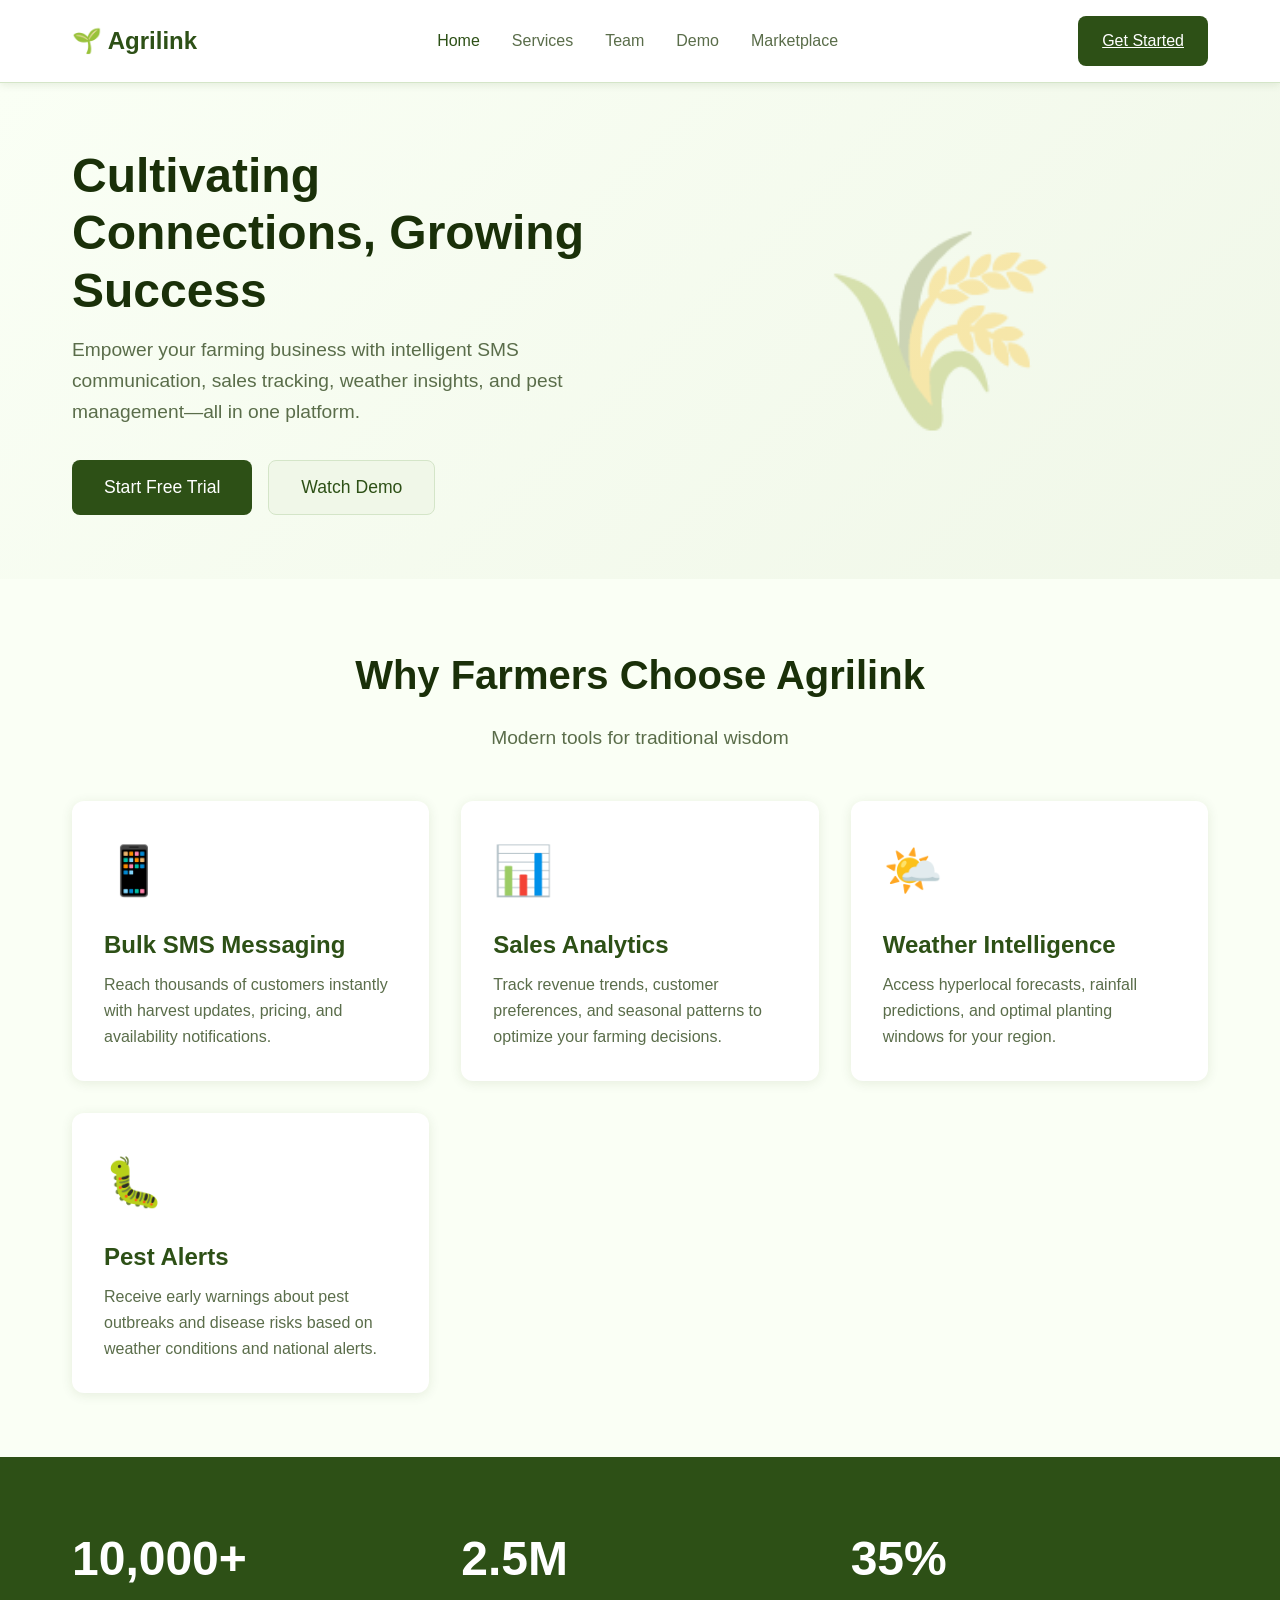
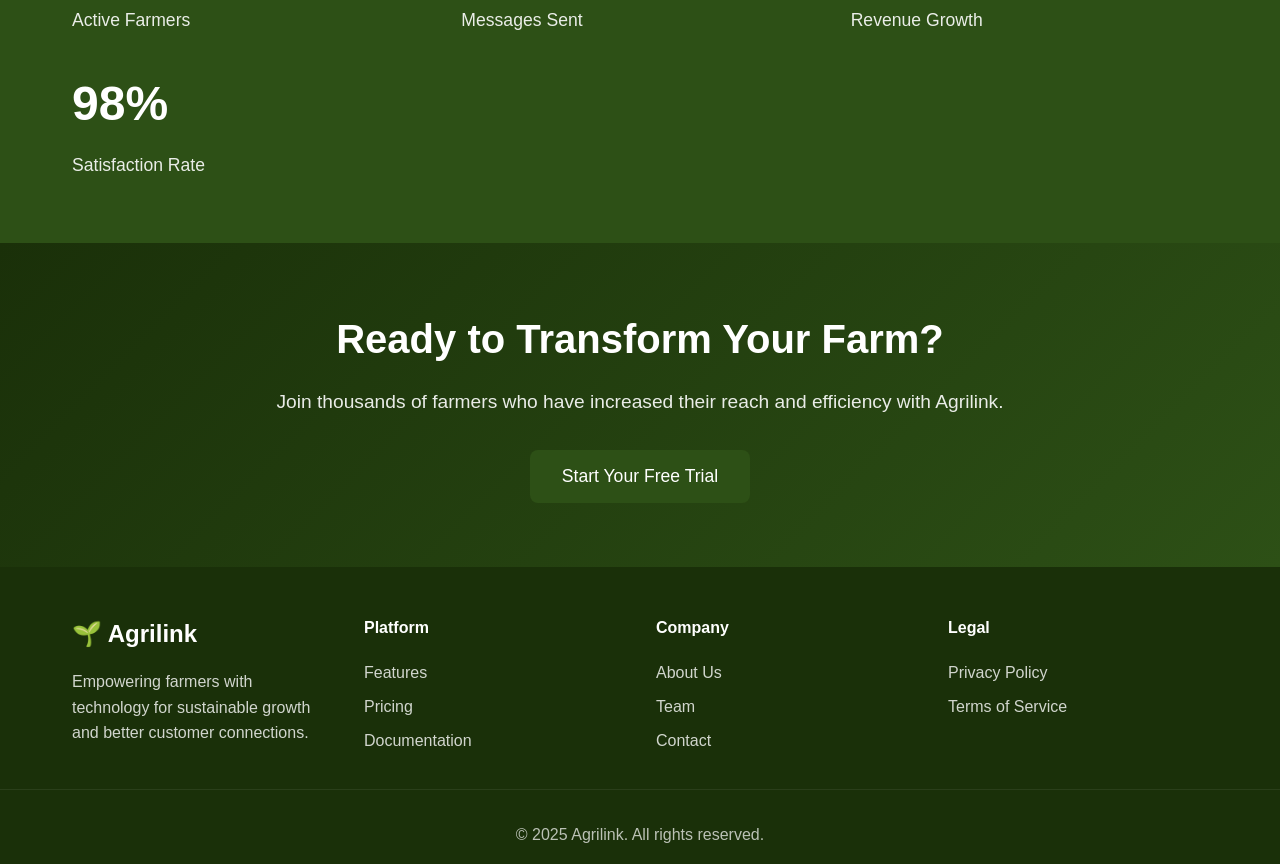
<file: index.html>
<!DOCTYPE html>
<html lang="en">
<head>
    <meta charset="UTF-8">
    <meta name="viewport" content="width=device-width, initial-scale=1.0">
    <title>Agrilink</title>
    <link rel="stylesheet" href="styles.css">
</head>
<body>
    <nav class="navbar">
        <div class="nav-container">
            <div class="nav-logo">🌱 Agrilink</div>
            <ul class="nav-menu">
                <li><a href="index.html" class="nav-link active">Home</a></li>
                <li><a href="services.html" class="nav-link">Services</a></li>
                <li><a href="team.html" class="nav-link">Team</a></li>
                <li><a href="demo.html" class="nav-link">Demo</a></li>
                <li><a href="buynsell.html" class="nav-link">Marketplace</a></li>

            </ul>
            <a href="buynsell.html" class="btn-primary">Get Started</a>
        </div>
    </nav>

    <header class="hero">
        <div class="hero-container">
            <div class="hero-content">
                <h1 class="hero-title">Cultivating Connections, Growing Success</h1>
                <p class="hero-subtitle">Empower your farming business with intelligent SMS communication, sales tracking, weather insights, and pest management—all in one platform.</p>
                <div class="hero-actions">
                    <button class="btn-primary btn-large">Start Free Trial</button>
                    <button class="btn-secondary btn-large">Watch Demo</button>
                </div>
            </div>
            <div class="hero-image">
                <div class="feature-icon-large">🌾</div>
            </div>
        </div>
    </header>

    <section class="features">
        <div class="section-container">
            <h2 class="section-title">Why Farmers Choose Agrilink</h2>
            <p class="section-subtitle">Modern tools for traditional wisdom</p>
            <div class="feature-grid">
                <div class="feature-card">
                    <div class="feature-icon">📱</div>
                    <h3 class="feature-title">Bulk SMS Messaging</h3>
                    <p class="feature-text">Reach thousands of customers instantly with harvest updates, pricing, and availability notifications.</p>
                </div>
                <div class="feature-card">
                    <div class="feature-icon">📊</div>
                    <h3 class="feature-title">Sales Analytics</h3>
                    <p class="feature-text">Track revenue trends, customer preferences, and seasonal patterns to optimize your farming decisions.</p>
                </div>
                <div class="feature-card">
                    <div class="feature-icon">🌤️</div>
                    <h3 class="feature-title">Weather Intelligence</h3>
                    <p class="feature-text">Access hyperlocal forecasts, rainfall predictions, and optimal planting windows for your region.</p>
                </div>
                <div class="feature-card">
                    <div class="feature-icon">🐛</div>
                    <h3 class="feature-title">Pest Alerts</h3>
                    <p class="feature-text">Receive early warnings about pest outbreaks and disease risks based on weather conditions and national alerts.</p>
                </div>
            </div>
        </div>
    </section>

    <section class="stats">
        <div class="section-container">
            <div class="stats-grid">
                <div class="stat-item">
                    <div class="stat-number">10,000+</div>
                    <div class="stat-label">Active Farmers</div>
                </div>
                <div class="stat-item">
                    <div class="stat-number">2.5M</div>
                    <div class="stat-label">Messages Sent</div>
                </div>
                <div class="stat-item">
                    <div class="stat-number">35%</div>
                    <div class="stat-label">Revenue Growth</div>
                </div>
                <div class="stat-item">
                    <div class="stat-number">98%</div>
                    <div class="stat-label">Satisfaction Rate</div>
                </div>
            </div>
        </div>
    </section>

    <section class="cta">
        <div class="cta-container">
            <h2 class="cta-title">Ready to Transform Your Farm?</h2>
            <p class="cta-text">Join thousands of farmers who have increased their reach and efficiency with Agrilink.</p>
            <button class="btn-primary btn-large">Start Your Free Trial</button>
        </div>
    </section>

    <footer class="footer">
        <div class="footer-container">
            <div class="footer-section">
                <div class="footer-logo">🌱 Agrilink</div>
                <p class="footer-text">Empowering farmers with technology for sustainable growth and better customer connections.</p>
            </div>
            <div class="footer-section">
                <h4 class="footer-heading">Platform</h4>
                <ul class="footer-links">
                    <li><a href="#" class="footer-link">Features</a></li>
                    <li><a href="#" class="footer-link">Pricing</a></li>
                    <li><a href="#" class="footer-link">Documentation</a></li>
                </ul>
            </div>
            <div class="footer-section">
                <h4 class="footer-heading">Company</h4>
                <ul class="footer-links">
                    <li><a href="#" class="footer-link">About Us</a></li>
                    <li><a href="team.html" class="footer-link">Team</a></li>
                    <li><a href="#" class="footer-link">Contact</a></li>
                </ul>
            </div>
            <div class="footer-section">
                <h4 class="footer-heading">Legal</h4>
                <ul class="footer-links">
                    <li><a href="#" class="footer-link">Privacy Policy</a></li>
                    <li><a href="#" class="footer-link">Terms of Service</a></li>
                </ul>
            </div>
        </div>
        <div class="footer-bottom">
            <p>&copy; 2025 Agrilink. All rights reserved.</p>
        </div>
    </footer>

    <script src="script.js"></script>
</body>
</html>
</file>
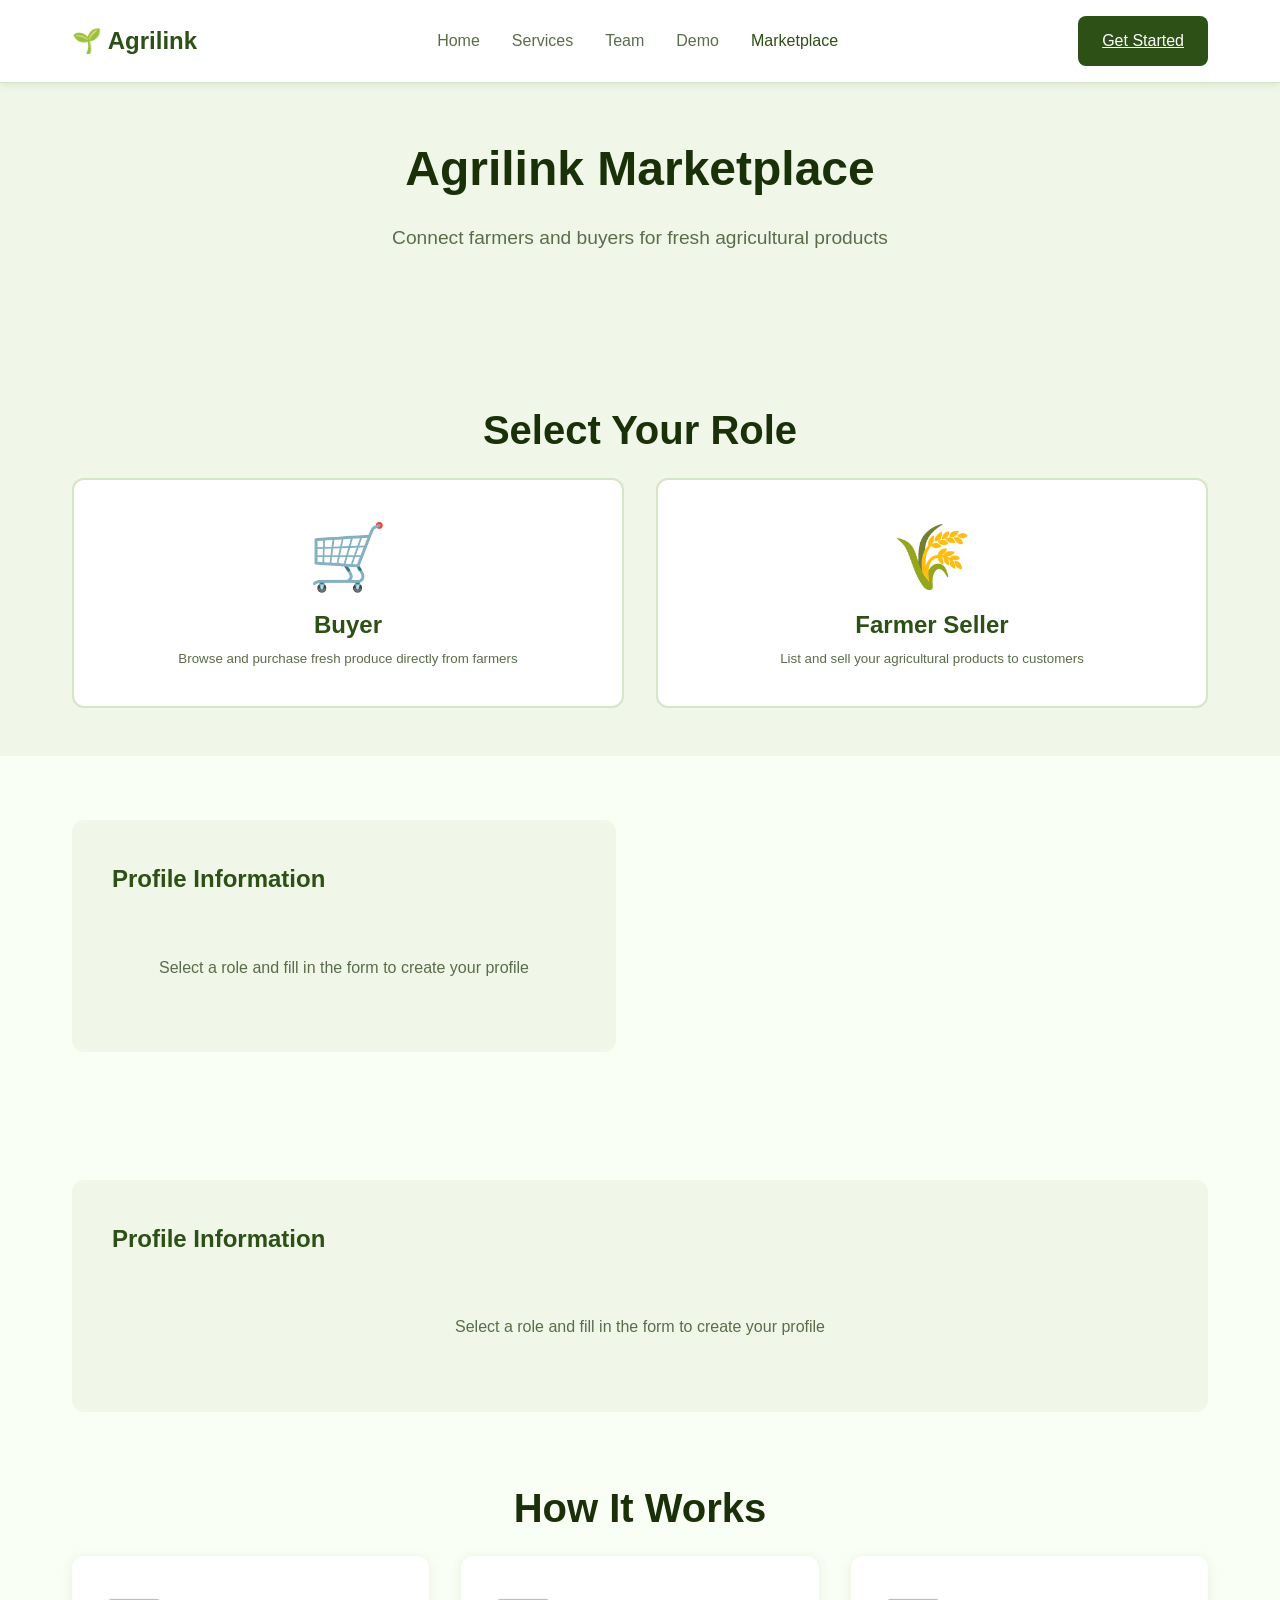
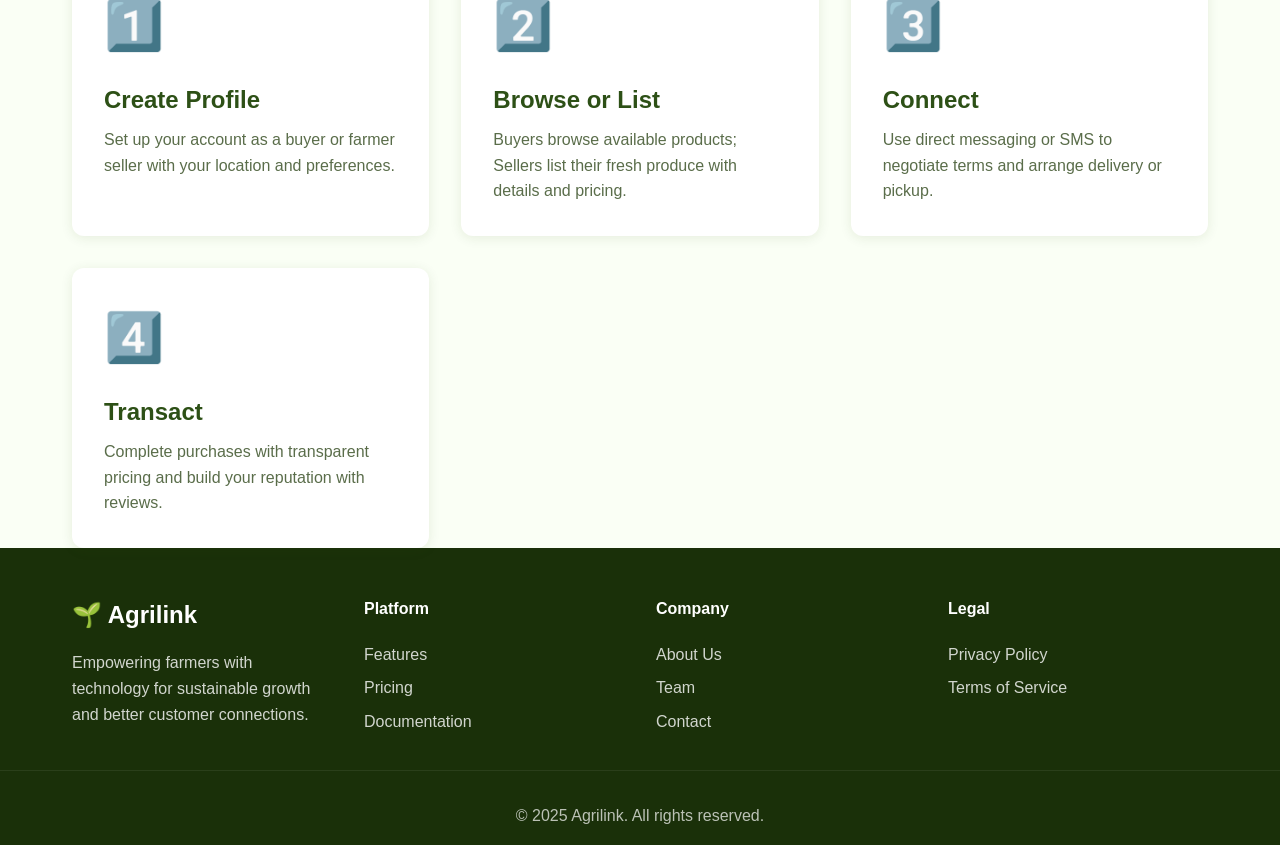
<file: buynsell.html>
<!DOCTYPE html>
<html lang="en">
<head>
    <meta charset="UTF-8">
    <meta name="viewport" content="width=device-width, initial-scale=1.0">
    <title>Marketplace - Agrilink</title>
    <link rel="stylesheet" href="styles.css">
</head>
<body>
    <nav class="navbar">
        <div class="nav-container">
            <div class="nav-logo">🌱 Agrilink</div>
            <ul class="nav-menu">
                <li><a href="index.html" class="nav-link">Home</a></li>
                <li><a href="services.html" class="nav-link">Services</a></li>
                <li><a href="team.html" class="nav-link">Team</a></li>
                <li><a href="demo.html" class="nav-link">Demo</a></li>
                <li><a href="buynsell.html" class="nav-link active">Marketplace</a></li>
            </ul>
            <a href="buynsell.html" class="btn-primary">Get Started</a>
        </div>
    </nav>

    <header class="page-header">
        <div class="section-container">
            <h1 class="page-title">Agrilink Marketplace</h1>
            <p class="page-subtitle">Connect farmers and buyers for fresh agricultural products</p>
        </div>
    </header>

    <section class="role-selector">
        <div class="section-container">
            <h2 class="section-title">Select Your Role</h2>
            <div class="role-grid">
                <button class="role-card" data-role="buyer">
                    <div class="role-icon">🛒</div>
                    <h3 class="role-title">Buyer</h3>
                    <p class="role-description">Browse and purchase fresh produce directly from farmers</p>
                </button>
                <button class="role-card" data-role="seller">
                    <div class="role-icon">🌾</div>
                    <h3 class="role-title">Farmer Seller</h3>
                    <p class="role-description">List and sell your agricultural products to customers</p>
                </button>
            </div>
        </div>
    </section>

   <section class="user-profile-section">
    <div class="section-container">
        <div class="profile-container">

            <!-- profile form appears ONLY after clicking a role -->
            <div class="profile-form" id="profile-form-container" style="display:none;">
                <h2 class="section-title">Create Your Profile</h2>

                <form class="marketplace-form" id="user-profile-form">

                    <div class="form-group">
                        <label class="form-label">Full Name *</label>
                        <input type="text" class="form-input" id="user-name" required>
                    </div>

                    <div class="form-group">
                        <label class="form-label">Role *</label>
                        <div class="role-display">
                            <input type="hidden" id="user-role">
                            <div class="selected-role" id="selected-role">Select a role above</div>
                        </div>
                    </div>

                    <div class="form-group">
                        <label class="form-label">Phone Number *</label>
                        <input type="tel" class="form-input" id="user-phone" required>
                    </div>

                    <div class="form-group">
                        <label class="form-label">Address *</label>
                        <input type="text" class="form-input" id="user-address" required>
                    </div>

                    <div class="form-group">
                        <label class="form-label">County/Region</label>
                        <select class="form-select" id="user-county">
                            <option value="">Select County</option>
                            <option value="nairobi">Nairobi</option>
                            <option value="kiambu">Kiambu</option>
                            <option value="murang'a">Murang'a</option>
                        </select>
                    </div>

                    <!-- SELLER ONLY FIELDS -->
                    <div class="form-group seller-only" style="display:none;">
                        <label class="form-label">Farm Name</label>
                        <input type="text" class="form-input" id="farm-name">
                    </div>

                    <div class="form-group seller-only" style="display:none;">
                        <label class="form-label">Primary Crops</label>
                        <input type="text" class="form-input" id="primary-crops">
                    </div>

                    <!-- NEW SUBSCRIPTION DROPDOWN -->
                    <div class="form-group seller-only" style="display:none;">
                        <label class="form-label">Subscription Plan *</label>
                        <select class="form-select" id="subscription-plan">
                            <option value="">Select Plan</option>
                            <option value="starter">Starter – KSh 500</option>
                            <option value="professional">Professional – KSh 1,500</option>
                            <option value="premium">Premium – KSh 3,000</option>
                        </select>
                    </div>

                    <!-- BUYER ONLY -->
                    <div class="form-group buyer-only" style="display:none;">
                        <label class="form-label">Business Type</label>
                        <select class="form-select" id="business-type">
                            <option value="">Select Type</option>
                            <option value="restaurant">Restaurant</option>
                            <option value="retail">Retail Shop</option>
                        </select>
                    </div>

                    <div class="form-group">
                        <label class="form-checkbox">
                            <input type="checkbox" id="terms-check" required>
                            <span>I agree to the Terms</span>
                        </label>
                    </div>

                    <button type="submit" class="btn-primary btn-large btn-block">
                        Create Profile & Continue
                    </button>

                    <div class="form-result" id="form-result"></div>
                </form>
            </div>

            <div class="profile-info">
                <h3 class="info-title">Profile Information</h3>
                <div class="info-display" id="profile-display">
                    <div class="info-empty">
                        Select a role and fill in the form to create your profile
                    </div>
                </div>
            </div>
        </div>
    </div>
</section>


    <section class="subscription-section" id="subscription-section" style="display: none;">
        <div class="section-container">
            <h2 class="section-title">Choose Your Farmer Subscription Plan</h2>
            <p class="section-subtitle">Select a plan that fits your farming business needs</p>
            <div class="subscription-grid">
                <div class="subscription-card" data-plan="basic">
                    <h3 class="subscription-tier">Starter</h3>
                    <div class="subscription-price">
                        <span class="price-amount">KSh 500</span>
                        <span class="price-period">/month</span>
                    </div>
                    <ul class="subscription-features">
                        <li class="subscription-feature">✓ List up to 5 products</li>
                        <li class="subscription-feature">✓ Basic analytics</li>
                        <li class="subscription-feature">✓ Direct messaging with buyers</li>
                        <li class="subscription-feature">✓ Email support</li>
                        <li class="subscription-feature">✗ SMS marketing credits</li>
                        <li class="subscription-feature">✗ Advanced weather data</li>
                    </ul>
                    <button class="btn-secondary btn-large btn-block select-plan">Select Plan</button>
                </div>
                <div class="subscription-card subscription-featured" data-plan="professional">
                    <div class="subscription-badge">Most Popular</div>
                    <h3 class="subscription-tier">Professional</h3>
                    <div class="subscription-price">
                        <span class="price-amount">KSh 1,500</span>
                        <span class="price-period">/month</span>
                    </div>
                    <ul class="subscription-features">
                        <li class="subscription-feature">✓ List up to 25 products</li>
                        <li class="subscription-feature">✓ Advanced analytics</li>
                        <li class="subscription-feature">✓ Direct messaging & SMS alerts</li>
                        <li class="subscription-feature">✓ 500 SMS marketing credits</li>
                        <li class="subscription-feature">✓ Priority support</li>
                        <li class="subscription-feature">✓ Weather & pest alerts</li>
                    </ul>
                    <button class="btn-primary btn-large btn-block select-plan">Select Plan</button>
                </div>
                <div class="subscription-card" data-plan="enterprise">
                    <h3 class="subscription-tier">Premium</h3>
                    <div class="subscription-price">
                        <span class="price-amount">KSh 3,000</span>
                        <span class="price-period">/month</span>
                    </div>
                    <ul class="subscription-features">
                        <li class="subscription-feature">✓ Unlimited product listings</li>
                        <li class="subscription-feature">✓ Full analytics suite</li>
                        <li class="subscription-feature">✓ Bulk SMS & email campaigns</li>
                        <li class="subscription-feature">✓ 2,000 SMS credits/month</li>
                        <li class="subscription-feature">✓ 24/7 dedicated support</li>
                        <li class="subscription-feature">✓ Advanced insights & forecasting</li>
                    </ul>
                    <button class="btn-secondary btn-large btn-block select-plan">Select Plan</button>
                </div>
            </div>
            <div class="subscription-result" id="subscription-result"></div>
        </div>
    </section>

    <section class="user-profile-section">
        <div class="section-container">
            <div class="profile-container">
                <div class="profile-form" style="display: none;" id="profile-form-container">
                    <h2 class="section-title">Create Your Profile</h2>
                    <form class="marketplace-form" id="user-profile-form">
                        <div class="form-group">
                            <label class="form-label">Full Name *</label>
                            <input type="text" class="form-input" id="user-name" placeholder="Enter your full name" required>
                        </div>

                        <div class="form-group">
                            <label class="form-label">Role *</label>
                            <div class="role-display">
                                <input type="hidden" id="user-role" value="">
                                <div class="selected-role" id="selected-role">Select a role above</div>
                            </div>
                        </div>

                        <div class="form-group">
                            <label class="form-label">Phone Number *</label>
                            <input type="tel" class="form-input" id="user-phone" placeholder="e.g., +254 712 345 678" required>
                        </div>

                        <div class="form-group">
                            <label class="form-label">Address *</label>
                            <input type="text" class="form-input" id="user-address" placeholder="Street address or area name" required>
                        </div>

                        <div class="form-group">
                            <label class="form-label">County/Region</label>
                            <select class="form-select" id="user-county">
                                <option value="">Select County</option>
                                <option value="nairobi">Nairobi</option>
                                <option value="kiambu">Kiambu</option>
                                <option value="murang'a">Murang'a</option>
                                <option value="nyeri">Nyeri</option>
                                <option value="kajiado">Kajiado</option>
                                <option value="machakos">Machakos</option>
                                <option value="mombasa">Mombasa</option>
                                <option value="kisumu">Kisumu</option>
                                <option value="nakuru">Nakuru</option>
                                <option value="uasin-gishu">Uasin Gishu</option>
                            </select>
                        </div>

                        <div class="form-group seller-only" style="display: none;">
                            <label class="form-label">Farm Name</label>
                            <input type="text" class="form-input" id="farm-name" placeholder="e.g., Kariuki Family Farms">
                        </div>

                        <div class="form-group seller-only" style="display: none;">
                            <label class="form-label">Primary Crops/Products</label>
                            <input type="text" class="form-input" id="primary-crops" placeholder="e.g., Soghurm, Millet, Maize">
                        </div>

                        <div class="form-group buyer-only" style="display: none;">
                            <label class="form-label">Business Type</label>
                            <select class="form-select" id="business-type">
                                <option value="">Select Business Type</option>
                                <option value="restaurant">Restaurant</option>
                                <option value="retail">Retail Shop</option>
                                <option value="wholesaler">Wholesaler</option>
                                <option value="personal">Personal Use</option>
                                <option value="institution">Institution/School</option>
                                <option value="other">Other</option>
                            </select>
                        </div>

                        <div class="form-group">
                            <label class="form-checkbox">
                                <input type="checkbox" id="terms-check" required>
                                <span>I agree to the Terms of Service and Privacy Policy</span>
                            </label>
                        </div>

                        <button type="submit" class="btn-primary btn-large btn-block">Create Profile & Continue</button>
                        <div class="form-result" id="form-result"></div>
                    </form>
                </div>
                    </form>
                </div>

                <div class="profile-info">
                    <h3 class="info-title">Profile Information</h3>
                    <div class="info-display" id="profile-display">
                        <div class="info-empty">Select a role and fill in the form to create your profile</div>
                    </div>
                </div>
            </div>
        </div>
    </section>

    <section class="marketplace-features">
        <div class="section-container">
            <h2 class="section-title">How It Works</h2>
            <div class="feature-grid">
                <div class="feature-card">
                    <div class="feature-icon">1️⃣</div>
                    <h3 class="feature-title">Create Profile</h3>
                    <p class="feature-text">Set up your account as a buyer or farmer seller with your location and preferences.</p>
                </div>
                <div class="feature-card">
                    <div class="feature-icon">2️⃣</div>
                    <h3 class="feature-title">Browse or List</h3>
                    <p class="feature-text">Buyers browse available products; Sellers list their fresh produce with details and pricing.</p>
                </div>
                <div class="feature-card">
                    <div class="feature-icon">3️⃣</div>
                    <h3 class="feature-title">Connect</h3>
                    <p class="feature-text">Use direct messaging or SMS to negotiate terms and arrange delivery or pickup.</p>
                </div>
                <div class="feature-card">
                    <div class="feature-icon">4️⃣</div>
                    <h3 class="feature-title">Transact</h3>
                    <p class="feature-text">Complete purchases with transparent pricing and build your reputation with reviews.</p>
                </div>
            </div>
        </div>
    </section>

    <footer class="footer">
        <div class="footer-container">
            <div class="footer-section">
                <div class="footer-logo">🌱 Agrilink</div>
                <p class="footer-text">Empowering farmers with technology for sustainable growth and better customer connections.</p>
            </div>
            <div class="footer-section">
                <h4 class="footer-heading">Platform</h4>
                <ul class="footer-links">
                    <li><a href="#" class="footer-link">Features</a></li>
                    <li><a href="#" class="footer-link">Pricing</a></li>
                    <li><a href="#" class="footer-link">Documentation</a></li>
                </ul>
            </div>
            <div class="footer-section">
                <h4 class="footer-heading">Company</h4>
                <ul class="footer-links">
                    <li><a href="#" class="footer-link">About Us</a></li>
                    <li><a href="team.html" class="footer-link">Team</a></li>
                    <li><a href="#" class="footer-link">Contact</a></li>
                </ul>
            </div>
            <div class="footer-section">
                <h4 class="footer-heading">Legal</h4>
                <ul class="footer-links">
                    <li><a href="#" class="footer-link">Privacy Policy</a></li>
                    <li><a href="#" class="footer-link">Terms of Service</a></li>
                </ul>
            </div>
        </div>
        <div class="footer-bottom">
            <p>&copy; 2025 Agrilink. All rights reserved.</p>
        </div>
    </footer>

    <script src="script.js"></script>
    <script src="marketplace.js"></script>
</body>
</html>
</file>
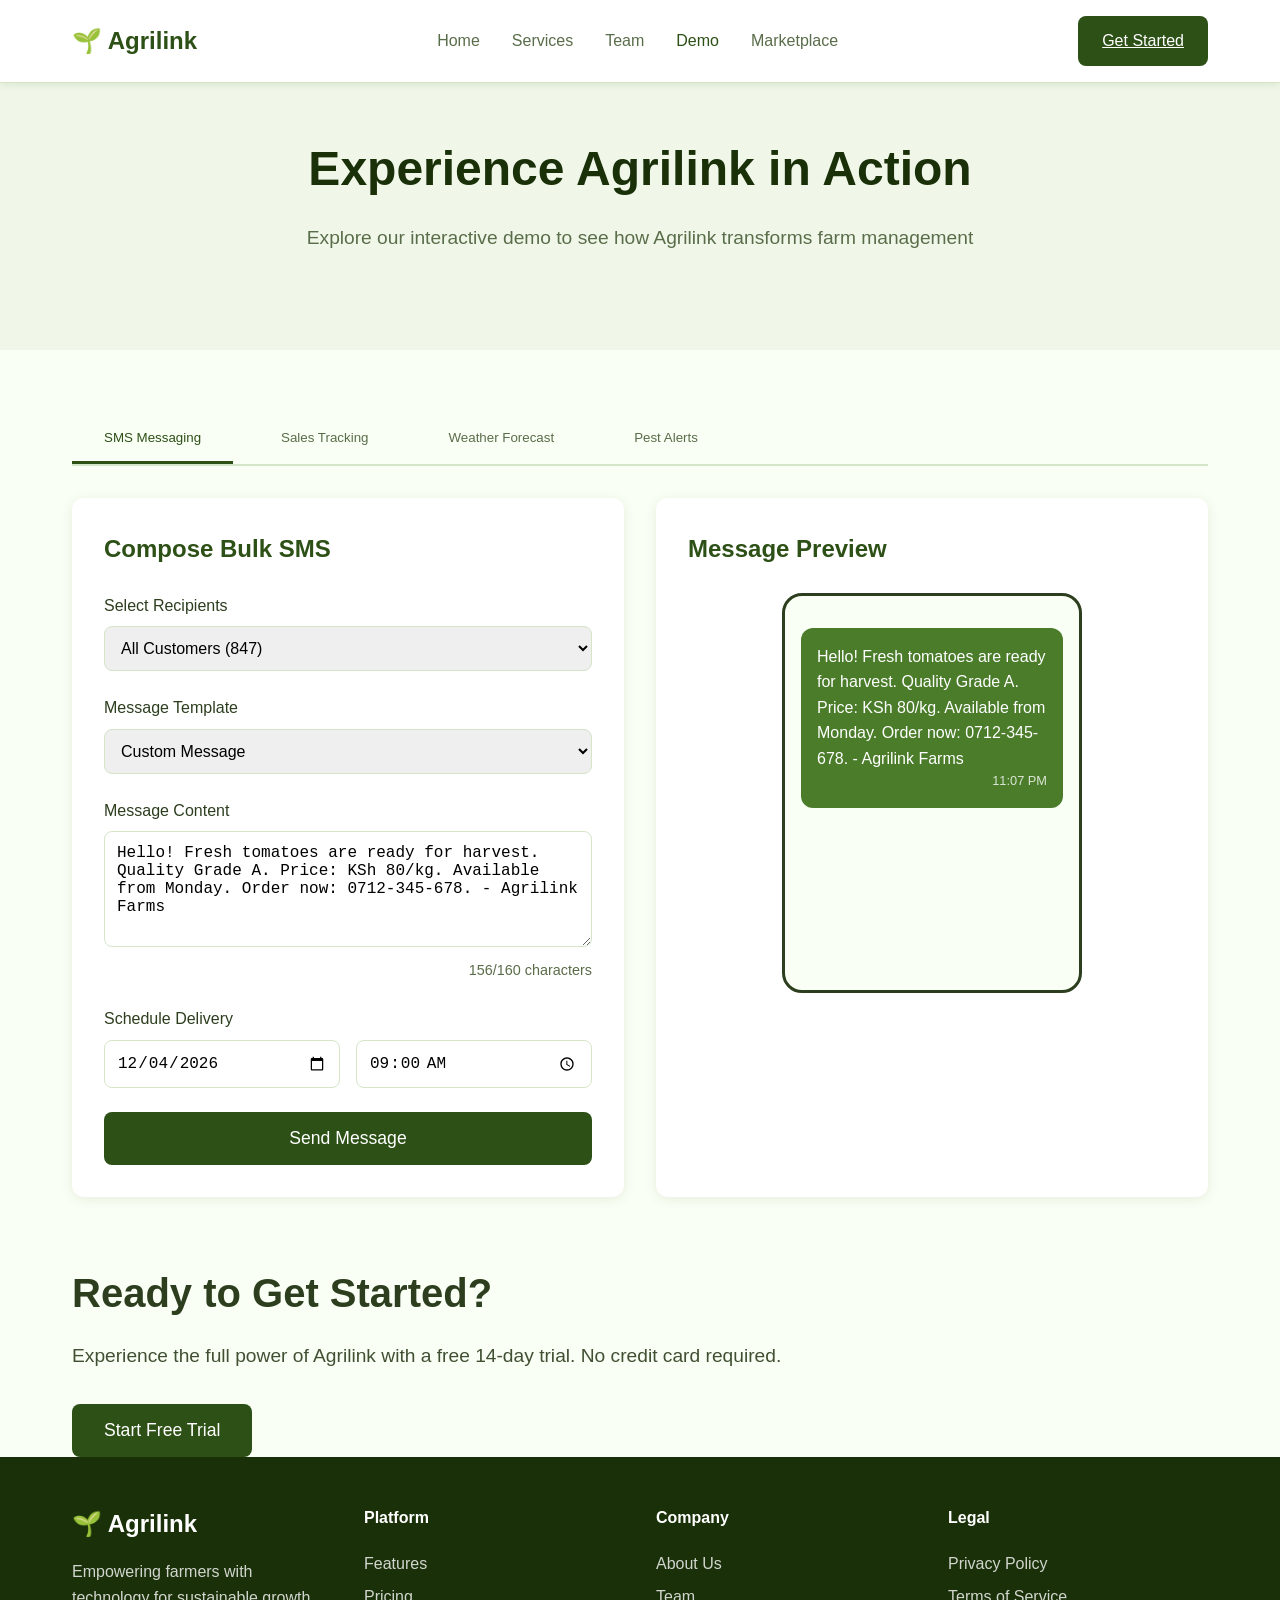
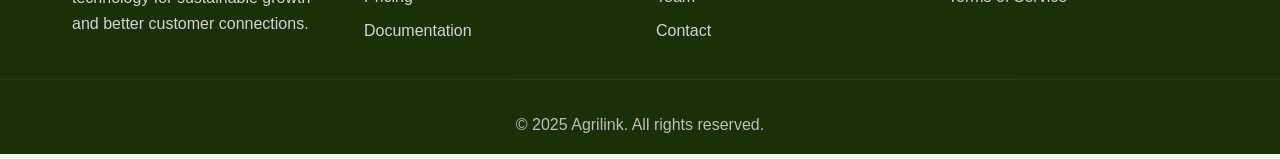
<file: demo.html>
<!DOCTYPE html>
<html lang="en">
<head>
    <meta charset="UTF-8">
    <meta name="viewport" content="width=device-width, initial-scale=1.0">
    <title>Live Demo - Agrilink</title>
    <link rel="stylesheet" href="styles.css">
</head>
<body>
    <nav class="navbar">
        <div class="nav-container">
            <div class="nav-logo">🌱 Agrilink</div>
            <ul class="nav-menu">
                <li><a href="index.html" class="nav-link">Home</a></li>
                <li><a href="services.html" class="nav-link">Services</a></li>
                <li><a href="team.html" class="nav-link">Team</a></li>
                <li><a href="demo.html" class="nav-link active">Demo</a></li>
                <li><a href="buynsell.html" class="nav-link">Marketplace</a></li>
            </ul>
            <a href="buynsell.html" class="btn-primary">Get Started</a>
        </div>
    </nav>

    <header class="page-header">
        <div class="section-container">
            <h1 class="page-title">Experience Agrilink in Action</h1>
            <p class="page-subtitle">Explore our interactive demo to see how Agrilink transforms farm management</p>
        </div>
    </header>

    <section class="demo-tabs">
        <div class="section-container">
            <div class="tabs-header">
                <button class="tab-button active" data-tab="sms">SMS Messaging</button>
                <button class="tab-button" data-tab="sales">Sales Tracking</button>
                <button class="tab-button" data-tab="weather">Weather Forecast</button>
                <button class="tab-button" data-tab="pest">Pest Alerts</button>
            </div>

            <div class="tab-content active" id="tab-sms">
                <div class="demo-container">
                    <div class="demo-panel">
                        <h3 class="demo-title">Compose Bulk SMS</h3>
                        <div class="form-group">
                            <label class="form-label">Select Recipients</label>
                            <select class="form-select" id="sms-recipients">
                                <option>All Customers (847)</option>
                                <option>Wholesale Buyers (142)</option>
                                <option>Retail Customers (658)</option>
                                <option>Restaurant Partners (47)</option>
                            </select>
                        </div>
                        <div class="form-group">
                            <label class="form-label">Message Template</label>
                            <select class="form-select" id="sms-template">
                                <option>Custom Message</option>
                                <option>Harvest Update</option>
                                <option>Price Change</option>
                                <option>New Product Available</option>
                            </select>
                        </div>
                        <div class="form-group">
                            <label class="form-label">Message Content</label>
                                <textarea class="form-textarea" id="sms-message" rows="5" placeholder="Type your message here...">Hello! Fresh tomatoes are ready for harvest. Quality Grade A. Price: KSh 80/kg. Available from Monday. Order now: 0712-345-678. - Agrilink Farms</textarea>
                            <div class="char-counter"><span id="char-count">156</span>/160 characters</div>
                        </div>
                        <div class="form-group">
                            <label class="form-label">Schedule Delivery</label>
                            <div class="form-row">
                                <input type="date" class="form-input" id="sms-date" value="">
                                <input type="time" class="form-input" id="sms-time" value="09:00">
                            </div>
                        </div>
                        <button class="btn-primary btn-large btn-block" id="send-sms">Send Message</button>
                        <div class="demo-result" id="sms-result"></div>
                    </div>
                    <div class="demo-preview">
                        <h3 class="demo-title">Message Preview</h3>
                        <div class="phone-mockup">
                            <div class="phone-screen">
                                <div class="sms-preview">
                                    <div class="sms-bubble">
                                        <p id="preview-text">Hello! Fresh tomatoes are ready for harvest. Quality Grade A. Price: KSh 80/kg. Available from Monday. Order now: 0712-345-678. - Agrilink Farms</p>
                                        <div class="sms-time">9:00 AM</div>
                                    </div>
                                </div>
                            </div>
                        </div>
                    </div>
                </div>
            </div>

            <div class="tab-content" id="tab-sales">
                <div class="demo-container">
                    <div class="demo-full">
                        <h3 class="demo-title">Sales Dashboard</h3>
                        <div class="stats-row">
                            <div class="stat-card">
                                <div class="stat-icon">💰</div>
                                <div class="stat-details">
                                    <div class="stat-value">KSh 245,800</div>
                                    <div class="stat-label">Total Revenue (Oct)</div>
                                    <div class="stat-change positive">+12.5% from Sept</div>
                                </div>
                            </div>
                            <div class="stat-card">
                                <div class="stat-icon">📦</div>
                                <div class="stat-details">
                                    <div class="stat-value">1,456 kg</div>
                                    <div class="stat-label">Products Sold</div>
                                    <div class="stat-change positive">+8.3% from Sept</div>
                                </div>
                            </div>
                            <div class="stat-card">
                                <div class="stat-icon">👥</div>
                                <div class="stat-details">
                                    <div class="stat-value">142</div>
                                    <div class="stat-label">Active Customers</div>
                                    <div class="stat-change positive">+5 new</div>
                                </div>
                            </div>
                        </div>
                        <div class="chart-container">
                            <h4 class="chart-title">Monthly Revenue Trend</h4>
                            <div class="chart-placeholder" id="sales-chart">
                                <svg viewBox="0 0 600 250" class="line-chart">
                                    <polyline points="50,200 100,180 150,165 200,170 250,150 300,140 350,135 400,120 450,110 500,95 550,85" stroke="#2d5016" fill="none" stroke-width="3"/>
                                    <text x="50" y="220" class="chart-label">May</text>
                                    <text x="150" y="220" class="chart-label">Jun</text>
                                    <text x="250" y="220" class="chart-label">Jul</text>
                                    <text x="350" y="220" class="chart-label">Aug</text>
                                    <text x="450" y="220" class="chart-label">Sep</text>
                                    <text x="550" y="220" class="chart-label">Oct</text>
                                </svg>
                            </div>
                        </div>
                        <div class="table-container">
                            <h4 class="chart-title">Top Selling Products</h4>
                            <table class="data-table">
                                <thead>
                                    <tr>
                                        <th>Product</th>
                                        <th>Quantity Sold</th>
                                        <th>Revenue</th>
                                        <th>Growth</th>
                                    </tr>
                                </thead>
                                <tbody>
                                    <tr>
                                        <td>Maize</td>
                                        <td>685 kg</td>
                                        <td>KSh 54,800</td>
                                        <td class="positive">+15%</td>
                                    </tr>
                                    <tr>
                                        <td>Millet</td>
                                        <td>420 kg</td>
                                        <td>KSh 42,000</td>
                                        <td class="positive">+8%</td>
                                    </tr>
                                    <tr>
                                        <td>Sorghum</td>
                                        <td>351 kg</td>
                                        <td>KSh 21,060</td>
                                        <td class="negative">-3%</td>
                                    </tr>
                                    <tr>
                                        <td>Wheat</td>
                                        <td>485 kg</td>
                                        <td>KSh 65,800</td>
                                        <td class="positive">+15%</td>
                                    </tr>
                                </tbody>
                            </table>
                        </div>
                    </div>
                </div>
            </div>

            <div class="tab-content" id="tab-weather">
                <div class="demo-container">
                    <div class="demo-full">
                        <h3 class="demo-title">7-Day Weather Forecast</h3>
                        <div class="location-info">
                            <span class="location-icon">📍</span>
                            <span class="location-text">Kiambu County, Kenya</span>
                        </div>
                        <div class="weather-grid">
                            <div class="weather-card weather-today">
                                <div class="weather-day">Today</div>
                                <div class="weather-icon">☀️</div>
                                <div class="weather-temp">26°C</div>
                                <div class="weather-desc">Sunny</div>
                                <div class="weather-details">
                                    <div class="weather-detail">💧 20%</div>
                                    <div class="weather-detail">💨 12 km/h</div>
                                </div>
                            </div>
                            <div class="weather-card">
                                <div class="weather-day">Sat</div>
                                <div class="weather-icon">⛅</div>
                                <div class="weather-temp">24°C</div>
                                <div class="weather-desc">Partly Cloudy</div>
                                <div class="weather-details">
                                    <div class="weather-detail">💧 35%</div>
                                    <div class="weather-detail">💨 15 km/h</div>
                                </div>
                            </div>
                            <div class="weather-card">
                                <div class="weather-day">Sun</div>
                                <div class="weather-icon">🌧️</div>
                                <div class="weather-temp">22°C</div>
                                <div class="weather-desc">Rainy</div>
                                <div class="weather-details">
                                    <div class="weather-detail">💧 85%</div>
                                    <div class="weather-detail">💨 18 km/h</div>
                                </div>
                            </div>
                            <div class="weather-card">
                                <div class="weather-day">Mon</div>
                                <div class="weather-icon">🌦️</div>
                                <div class="weather-temp">23°C</div>
                                <div class="weather-desc">Light Rain</div>
                                <div class="weather-details">
                                    <div class="weather-detail">💧 60%</div>
                                    <div class="weather-detail">💨 14 km/h</div>
                                </div>
                            </div>
                            <div class="weather-card">
                                <div class="weather-day">Tue</div>
                                <div class="weather-icon">⛅</div>
                                <div class="weather-temp">25°C</div>
                                <div class="weather-desc">Partly Cloudy</div>
                                <div class="weather-details">
                                    <div class="weather-detail">💧 30%</div>
                                    <div class="weather-detail">💨 10 km/h</div>
                                </div>
                            </div>
                            <div class="weather-card">
                                <div class="weather-day">Wed</div>
                                <div class="weather-icon">☀️</div>
                                <div class="weather-temp">27°C</div>
                                <div class="weather-desc">Sunny</div>
                                <div class="weather-details">
                                    <div class="weather-detail">💧 15%</div>
                                    <div class="weather-detail">💨 11 km/h</div>
                                </div>
                            </div>
                            <div class="weather-card">
                                <div class="weather-day">Thu</div>
                                <div class="weather-icon">☀️</div>
                                <div class="weather-temp">28°C</div>
                                <div class="weather-desc">Sunny</div>
                                <div class="weather-details">
                                    <div class="weather-detail">💧 10%</div>
                                    <div class="weather-detail">💨 9 km/h</div>
                                </div>
                            </div>
                        </div>
                        <div class="weather-alerts">
                            <h4 class="alert-title">Agricultural Recommendations</h4>
                            <div class="alert-card">
                                <span class="alert-icon">🌱</span>
                                <p class="alert-text"><strong>Good planting conditions</strong> expected next week. Consider planting short-season vegetables after Sunday's rainfall.</p>
                            </div>
                            <div class="alert-card">
                                <span class="alert-icon">💧</span>
                                <p class="alert-text"><strong>Irrigation notice:</strong> No irrigation needed until Tuesday due to expected rainfall this weekend.</p>
                            </div>
                        </div>
                    </div>
                </div>
            </div>

            <div class="tab-content" id="tab-pest">
                <div class="demo-container">
                    <div class="demo-full">
                        <h3 class="demo-title">Pest & Disease Alert System</h3>
                        <div class="alert-priority">
                            <div class="priority-card priority-high">
                                <div class="priority-header">
                                    <span class="priority-badge">High Priority</span>
                                    <span class="priority-date">Oct 30, 2025</span>
                                </div>
                                <h4 class="priority-title">🐛 Fall Armyworm Activity Detected</h4>
                                <p class="priority-desc">Multiple reports of fall armyworm sightings in neighboring Murang'a County. Current weather conditions (warm and humid) favor rapid spread to your region.</p>
                                <div class="priority-info">
                                    <div class="info-item">
                                        <strong>Affected Crops:</strong> Maize, Sorghum
                                    </div>
                                    <div class="info-item">
                                        <strong>Risk Level:</strong> High in next 7-10 days
                                    </div>
                                    <div class="info-item">
                                        <strong>Recommended Action:</strong> Inspect crops daily, consider early application of biocontrol agents
                                    </div>
                                </div>
                                <button class="btn-secondary">View Treatment Options</button>
                            </div>

                            <div class="priority-card priority-medium">
                                <div class="priority-header">
                                    <span class="priority-badge priority-medium-badge">Medium Priority</span>
                                    <span class="priority-date">Oct 28, 2025</span>
                                </div>
                                <h4 class="priority-title">🍄 Tomato Late Blight Risk</h4>
                                <p class="priority-desc">Weather forecast shows conditions favorable for late blight development. Expected rainfall and cooler temperatures increase infection risk.</p>
                                <div class="priority-info">
                                    <div class="info-item">
                                        <strong>Affected Crops:</strong> Tomatoes, Potatoes
                                    </div>
                                    <div class="info-item">
                                        <strong>Risk Level:</strong> Moderate, monitor closely
                                    </div>
                                    <div class="info-item">
                                        <strong>Recommended Action:</strong> Improve air circulation, consider preventive fungicide application
                                    </div>
                                </div>
                                <button class="btn-secondary">View Treatment Options</button>
                            </div>

                            <div class="priority-card priority-low">
                                <div class="priority-header">
                                    <span class="priority-badge priority-low-badge">Informational</span>
                                    <span class="priority-date">Oct 25, 2025</span>
                                </div>
                                <h4 class="priority-title">🦗 Aphid Population Increase</h4>
                                <p class="priority-desc">Seasonal increase in aphid populations observed regionally. Current levels are manageable but monitoring recommended.</p>
                                <div class="priority-info">
                                    <div class="info-item">
                                        <strong>Affected Crops:</strong> Various leafy vegetables
                                    </div>
                                    <div class="info-item">
                                        <strong>Risk Level:</strong> Low, routine monitoring
                                    </div>
                                    <div class="info-item">
                                        <strong>Recommended Action:</strong> Regular field inspections, encourage beneficial insects
                                    </div>
                                </div>
                                <button class="btn-secondary">View Treatment Options</button>
                            </div>
                        </div>

                        <div class="pest-map">
                            <h4 class="chart-title">Regional Pest Activity Map</h4>
                            <div class="map-placeholder">
                                <div class="map-legend">
                                    <div class="legend-item"><span class="legend-color high"></span> High Activity</div>
                                    <div class="legend-item"><span class="legend-color medium"></span> Medium Activity</div>
                                    <div class="legend-item"><span class="legend-color low"></span> Low Activity</div>
                                </div>
                                <p class="map-info">🗺️ Interactive pest activity map shows real-time reports from your region and neighboring counties</p>
                            </div>
                        </div>
                    </div>
                </div>
            </div>
        </div>
    </section>

    <section class="demo-cta">
        <div class="section-container">
            <h2 class="cta-title">Ready to Get Started?</h2>
            <p class="cta-text">Experience the full power of Agrilink with a free 14-day trial. No credit card required.</p>
            <button class="btn-primary btn-large">Start Free Trial</button>
        </div>
    </section>

    <footer class="footer">
        <div class="footer-container">
            <div class="footer-section">
                <div class="footer-logo">🌱 Agrilink</div>
                <p class="footer-text">Empowering farmers with technology for sustainable growth and better customer connections.</p>
            </div>
            <div class="footer-section">
                <h4 class="footer-heading">Platform</h4>
                <ul class="footer-links">
                    <li><a href="#" class="footer-link">Features</a></li>
                    <li><a href="#" class="footer-link">Pricing</a></li>
                    <li><a href="#" class="footer-link">Documentation</a></li>
                </ul>
            </div>
            <div class="footer-section">
                <h4 class="footer-heading">Company</h4>
                <ul class="footer-links">
                    <li><a href="#" class="footer-link">About Us</a></li>
                    <li><a href="team.html" class="footer-link">Team</a></li>
                    <li><a href="#" class="footer-link">Contact</a></li>
                </ul>
            </div>
            <div class="footer-section">
                <h4 class="footer-heading">Legal</h4>
                <ul class="footer-links">
                    <li><a href="#" class="footer-link">Privacy Policy</a></li>
                    <li><a href="#" class="footer-link">Terms of Service</a></li>
                </ul>
            </div>
        </div>
        <div class="footer-bottom">
            <p>&copy; 2025 Agrilink. All rights reserved.</p>
        </div>
    </footer>

    <script src="script.js"></script>
</body>
</html>
</file>
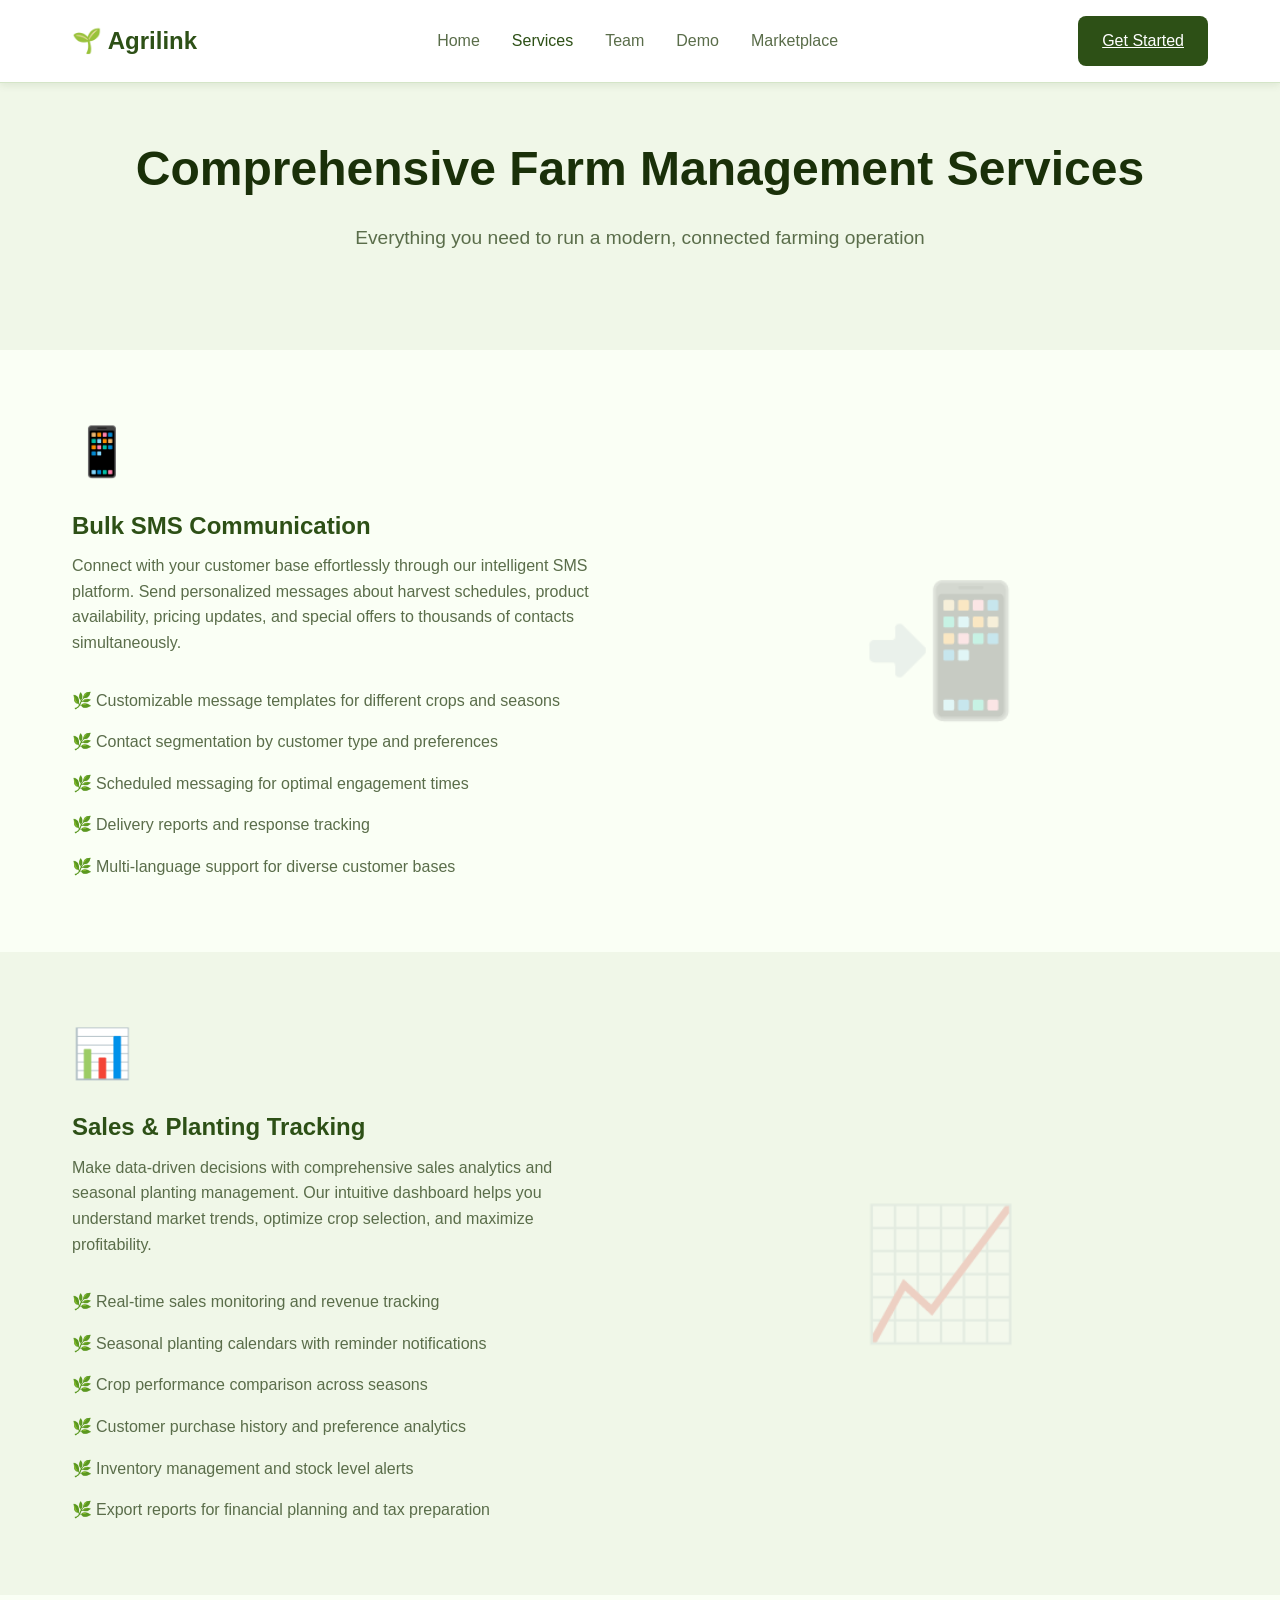
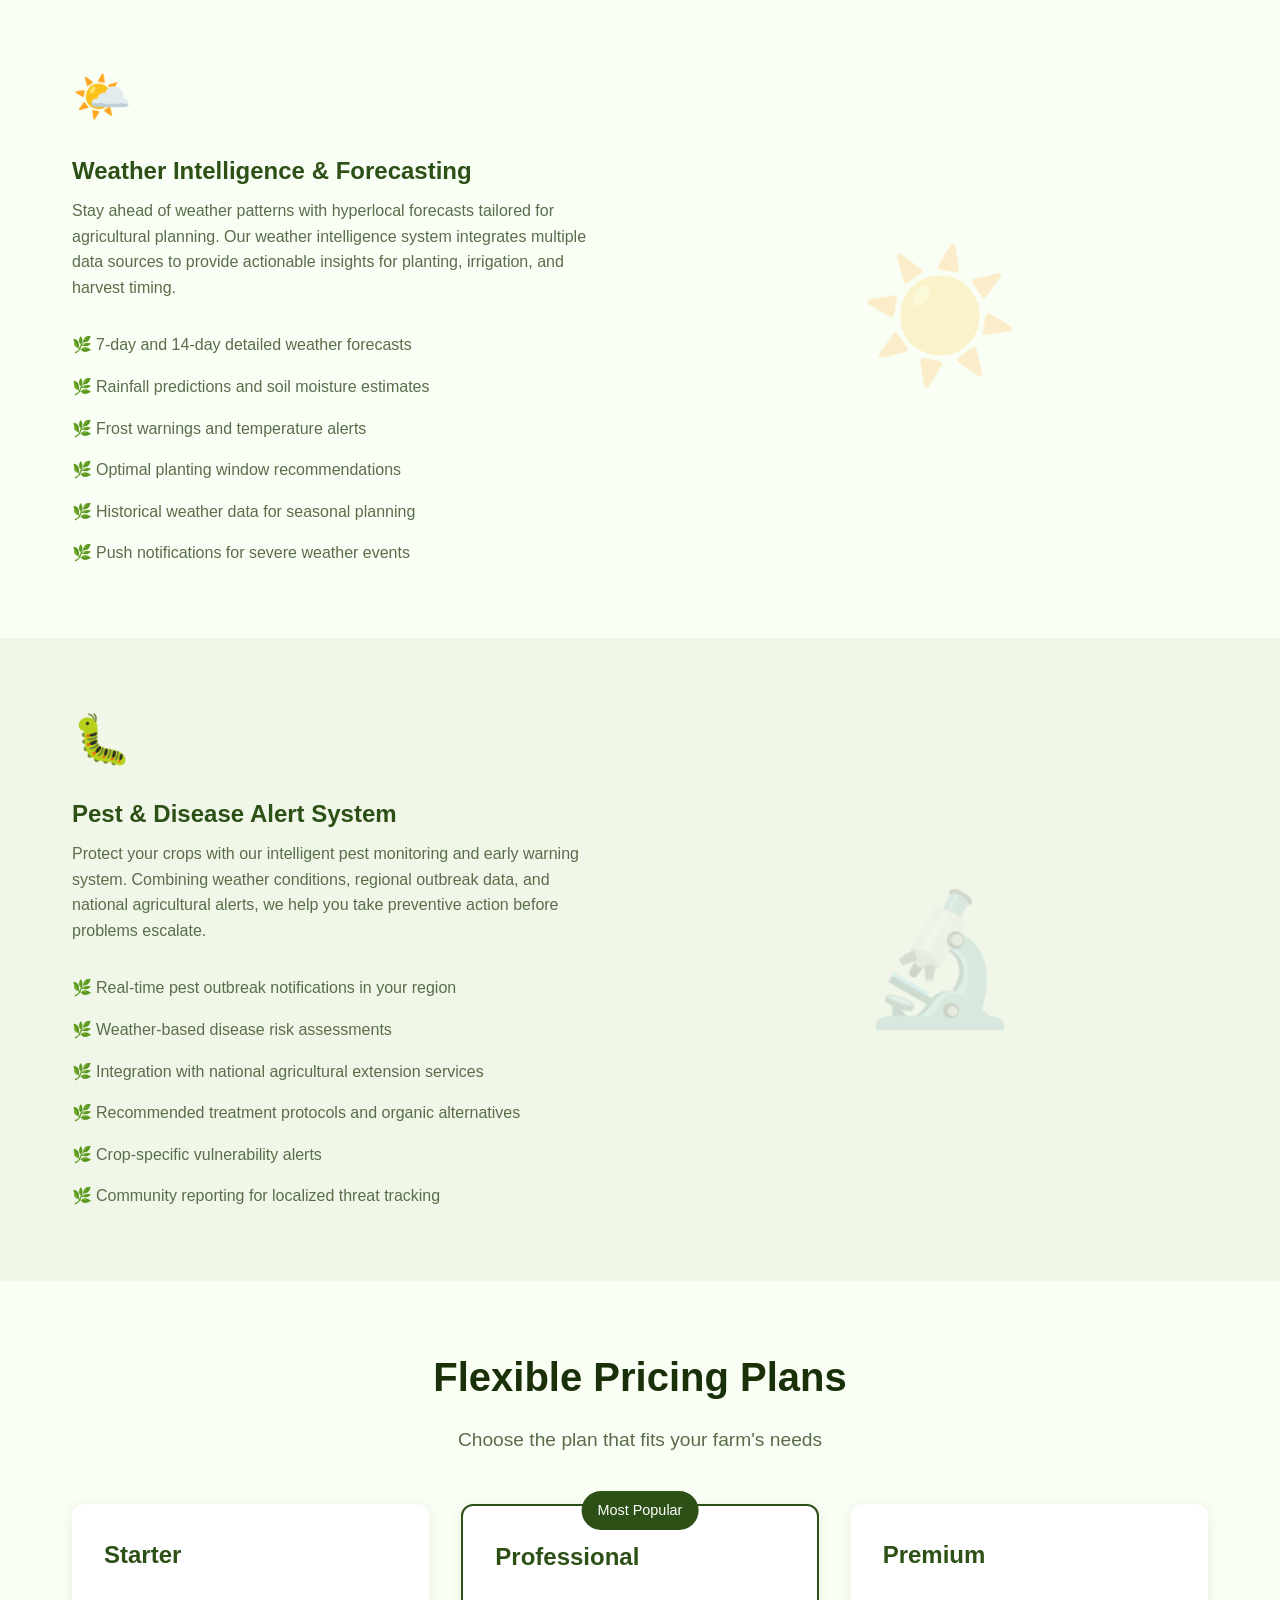
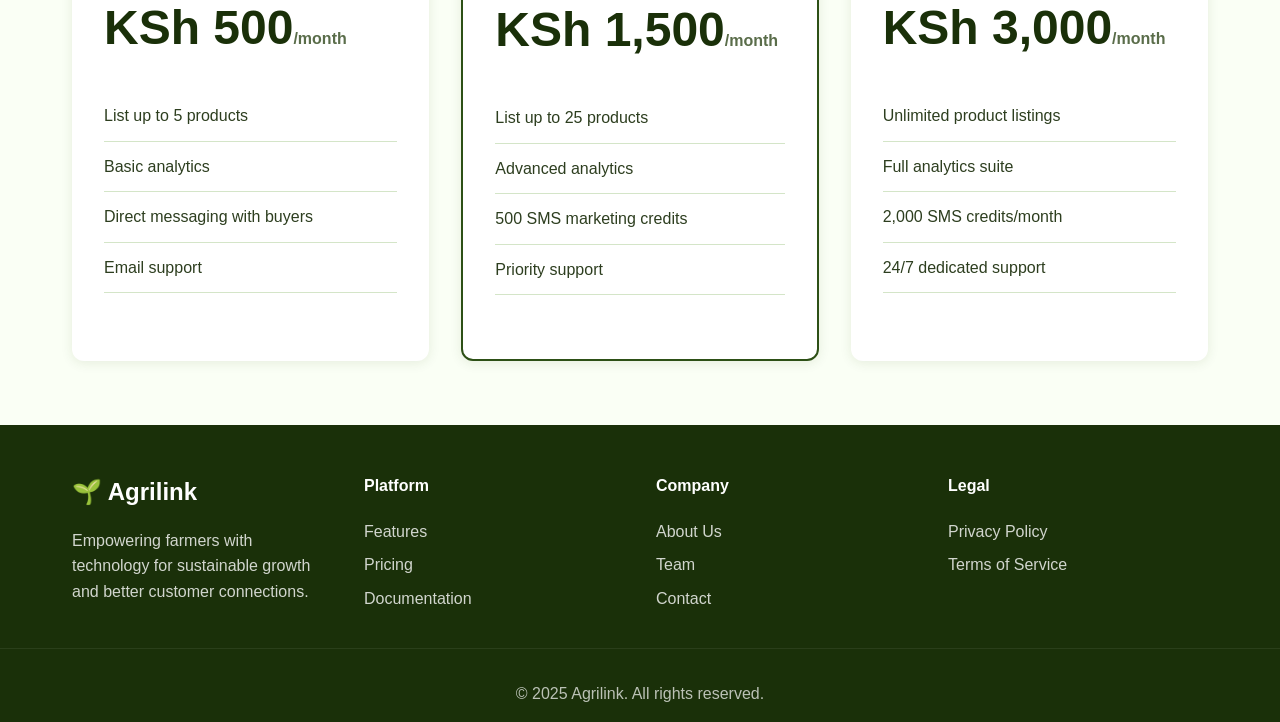
<file: services.html>
<!DOCTYPE html>
<html lang="en">
<head>
    <meta charset="UTF-8">
    <meta name="viewport" content="width=device-width, initial-scale=1.0">
    <title>Services - Agrilink</title>
    <link rel="stylesheet" href="styles.css">
</head>
<body>
    <nav class="navbar">
        <div class="nav-container">
            <div class="nav-logo">🌱 Agrilink</div>
            <ul class="nav-menu">
                <li><a href="index.html" class="nav-link">Home</a></li>
                <li><a href="services.html" class="nav-link active">Services</a></li>
                <li><a href="team.html" class="nav-link">Team</a></li>
                <li><a href="demo.html" class="nav-link">Demo</a></li>
                <li><a href="buynsell.html" class="nav-link">Marketplace</a></li>
            </ul>
            <a href="buynsell.html" class="btn-primary">Get Started</a>
        </div>
    </nav>

    <header class="page-header">
        <div class="section-container">
            <h1 class="page-title">Comprehensive Farm Management Services</h1>
            <p class="page-subtitle">Everything you need to run a modern, connected farming operation</p>
        </div>
    </header>

    <section class="service-detail">
        <div class="section-container">
            <div class="service-row">
                <div class="service-content">
                    <div class="service-icon-header">📱</div>
                    <h2 class="service-heading">Bulk SMS Communication</h2>
                    <p class="service-description">Connect with your customer base effortlessly through our intelligent SMS platform. Send personalized messages about harvest schedules, product availability, pricing updates, and special offers to thousands of contacts simultaneously.</p>
                    <ul class="service-list">
                        <li class="service-list-item">Customizable message templates for different crops and seasons</li>
                        <li class="service-list-item">Contact segmentation by customer type and preferences</li>
                        <li class="service-list-item">Scheduled messaging for optimal engagement times</li>
                        <li class="service-list-item">Delivery reports and response tracking</li>
                        <li class="service-list-item">Multi-language support for diverse customer bases</li>
                    </ul>
                </div>
                <div class="service-visual">
                    <div class="visual-placeholder">📲</div>
                </div>
            </div>
        </div>
    </section>

    <section class="service-detail service-alt">
        <div class="section-container">
            <div class="service-row service-reverse">
                <div class="service-visual">
                    <div class="visual-placeholder">📈</div>
                </div>
                <div class="service-content">
                    <div class="service-icon-header">📊</div>
                    <h2 class="service-heading">Sales & Planting Tracking</h2>
                    <p class="service-description">Make data-driven decisions with comprehensive sales analytics and seasonal planting management. Our intuitive dashboard helps you understand market trends, optimize crop selection, and maximize profitability.</p>
                    <ul class="service-list">
                        <li class="service-list-item">Real-time sales monitoring and revenue tracking</li>
                        <li class="service-list-item">Seasonal planting calendars with reminder notifications</li>
                        <li class="service-list-item">Crop performance comparison across seasons</li>
                        <li class="service-list-item">Customer purchase history and preference analytics</li>
                        <li class="service-list-item">Inventory management and stock level alerts</li>
                        <li class="service-list-item">Export reports for financial planning and tax preparation</li>
                    </ul>
                </div>
            </div>
        </div>
    </section>

    <section class="service-detail">
        <div class="section-container">
            <div class="service-row">
                <div class="service-content">
                    <div class="service-icon-header">🌤️</div>
                    <h2 class="service-heading">Weather Intelligence & Forecasting</h2>
                    <p class="service-description">Stay ahead of weather patterns with hyperlocal forecasts tailored for agricultural planning. Our weather intelligence system integrates multiple data sources to provide actionable insights for planting, irrigation, and harvest timing.</p>
                    <ul class="service-list">
                        <li class="service-list-item">7-day and 14-day detailed weather forecasts</li>
                        <li class="service-list-item">Rainfall predictions and soil moisture estimates</li>
                        <li class="service-list-item">Frost warnings and temperature alerts</li>
                        <li class="service-list-item">Optimal planting window recommendations</li>
                        <li class="service-list-item">Historical weather data for seasonal planning</li>
                        <li class="service-list-item">Push notifications for severe weather events</li>
                    </ul>
                </div>
                <div class="service-visual">
                    <div class="visual-placeholder">☀️</div>
                </div>
            </div>
        </div>
    </section>

    <section class="service-detail service-alt">
        <div class="section-container">
            <div class="service-row service-reverse">
                <div class="service-visual">
                    <div class="visual-placeholder">🔬</div>
                </div>
                <div class="service-content">
                    <div class="service-icon-header">🐛</div>
                    <h2 class="service-heading">Pest & Disease Alert System</h2>
                    <p class="service-description">Protect your crops with our intelligent pest monitoring and early warning system. Combining weather conditions, regional outbreak data, and national agricultural alerts, we help you take preventive action before problems escalate.</p>
                    <ul class="service-list">
                        <li class="service-list-item">Real-time pest outbreak notifications in your region</li>
                        <li class="service-list-item">Weather-based disease risk assessments</li>
                        <li class="service-list-item">Integration with national agricultural extension services</li>
                        <li class="service-list-item">Recommended treatment protocols and organic alternatives</li>
                        <li class="service-list-item">Crop-specific vulnerability alerts</li>
                        <li class="service-list-item">Community reporting for localized threat tracking</li>
                    </ul>
                </div>
            </div>
        </div>
    </section>

    <section class="pricing">
        <div class="section-container">
            <h2 class="section-title">Flexible Pricing Plans</h2>
            <p class="section-subtitle">Choose the plan that fits your farm's needs</p>
            <div class="pricing-grid">
                <div class="pricing-card">
                    <h3 class="pricing-tier">Starter</h3>
                    <div class="pricing-amount">KSh 500<span class="pricing-period">/month</span></div>
                    <ul class="pricing-features">
                        <li class="pricing-feature">List up to 5 products</li>
                        <li class="pricing-feature">Basic analytics</li>
                        <li class="pricing-feature">Direct messaging with buyers</li>
                        <li class="pricing-feature">Email support</li>
                    </ul>
                    
                </div>
                <div class="pricing-card pricing-featured">
                    <div class="pricing-badge">Most Popular</div>
                    <h3 class="pricing-tier">Professional</h3>
                    <div class="pricing-amount">KSh 1,500<span class="pricing-period">/month</span></div>
                    <ul class="pricing-features">
                        <li class="pricing-feature">List up to 25 products</li>
                        <li class="pricing-feature">Advanced analytics</li>
                        <li class="pricing-feature">500 SMS marketing credits</li>
                        <li class="pricing-feature">Priority support</li>
                    </ul>
                    
                </div>
                <div class="pricing-card">
                    <h3 class="pricing-tier">Premium</h3>
                    <div class="pricing-amount">KSh 3,000<span class="pricing-period">/month</span></div>
                    <ul class="pricing-features">
                        <li class="pricing-feature">Unlimited product listings</li>
                        <li class="pricing-feature">Full analytics suite</li>
                        <li class="pricing-feature">2,000 SMS credits/month</li>
                        <li class="pricing-feature">24/7 dedicated support</li>
                    </ul>
                    
                </div>
            </div>
        </div>
    </section>

    <footer class="footer">
        <div class="footer-container">
            <div class="footer-section">
                <div class="footer-logo">🌱 Agrilink</div>
                <p class="footer-text">Empowering farmers with technology for sustainable growth and better customer connections.</p>
            </div>
            <div class="footer-section">
                <h4 class="footer-heading">Platform</h4>
                <ul class="footer-links">
                    <li><a href="#" class="footer-link">Features</a></li>
                    <li><a href="#" class="footer-link">Pricing</a></li>
                    <li><a href="#" class="footer-link">Documentation</a></li>
                </ul>
            </div>
            <div class="footer-section">
                <h4 class="footer-heading">Company</h4>
                <ul class="footer-links">
                    <li><a href="#" class="footer-link">About Us</a></li>
                    <li><a href="team.html" class="footer-link">Team</a></li>
                    <li><a href="#" class="footer-link">Contact</a></li>
                </ul>
            </div>
            <div class="footer-section">
                <h4 class="footer-heading">Legal</h4>
                <ul class="footer-links">
                    <li><a href="#" class="footer-link">Privacy Policy</a></li>
                    <li><a href="#" class="footer-link">Terms of Service</a></li>
                </ul>
            </div>
        </div>
        <div class="footer-bottom">
            <p>&copy; 2025 Agrilink. All rights reserved.</p>
        </div>
    </footer>

    <script src="script.js"></script>
</body>
</html>
</file>
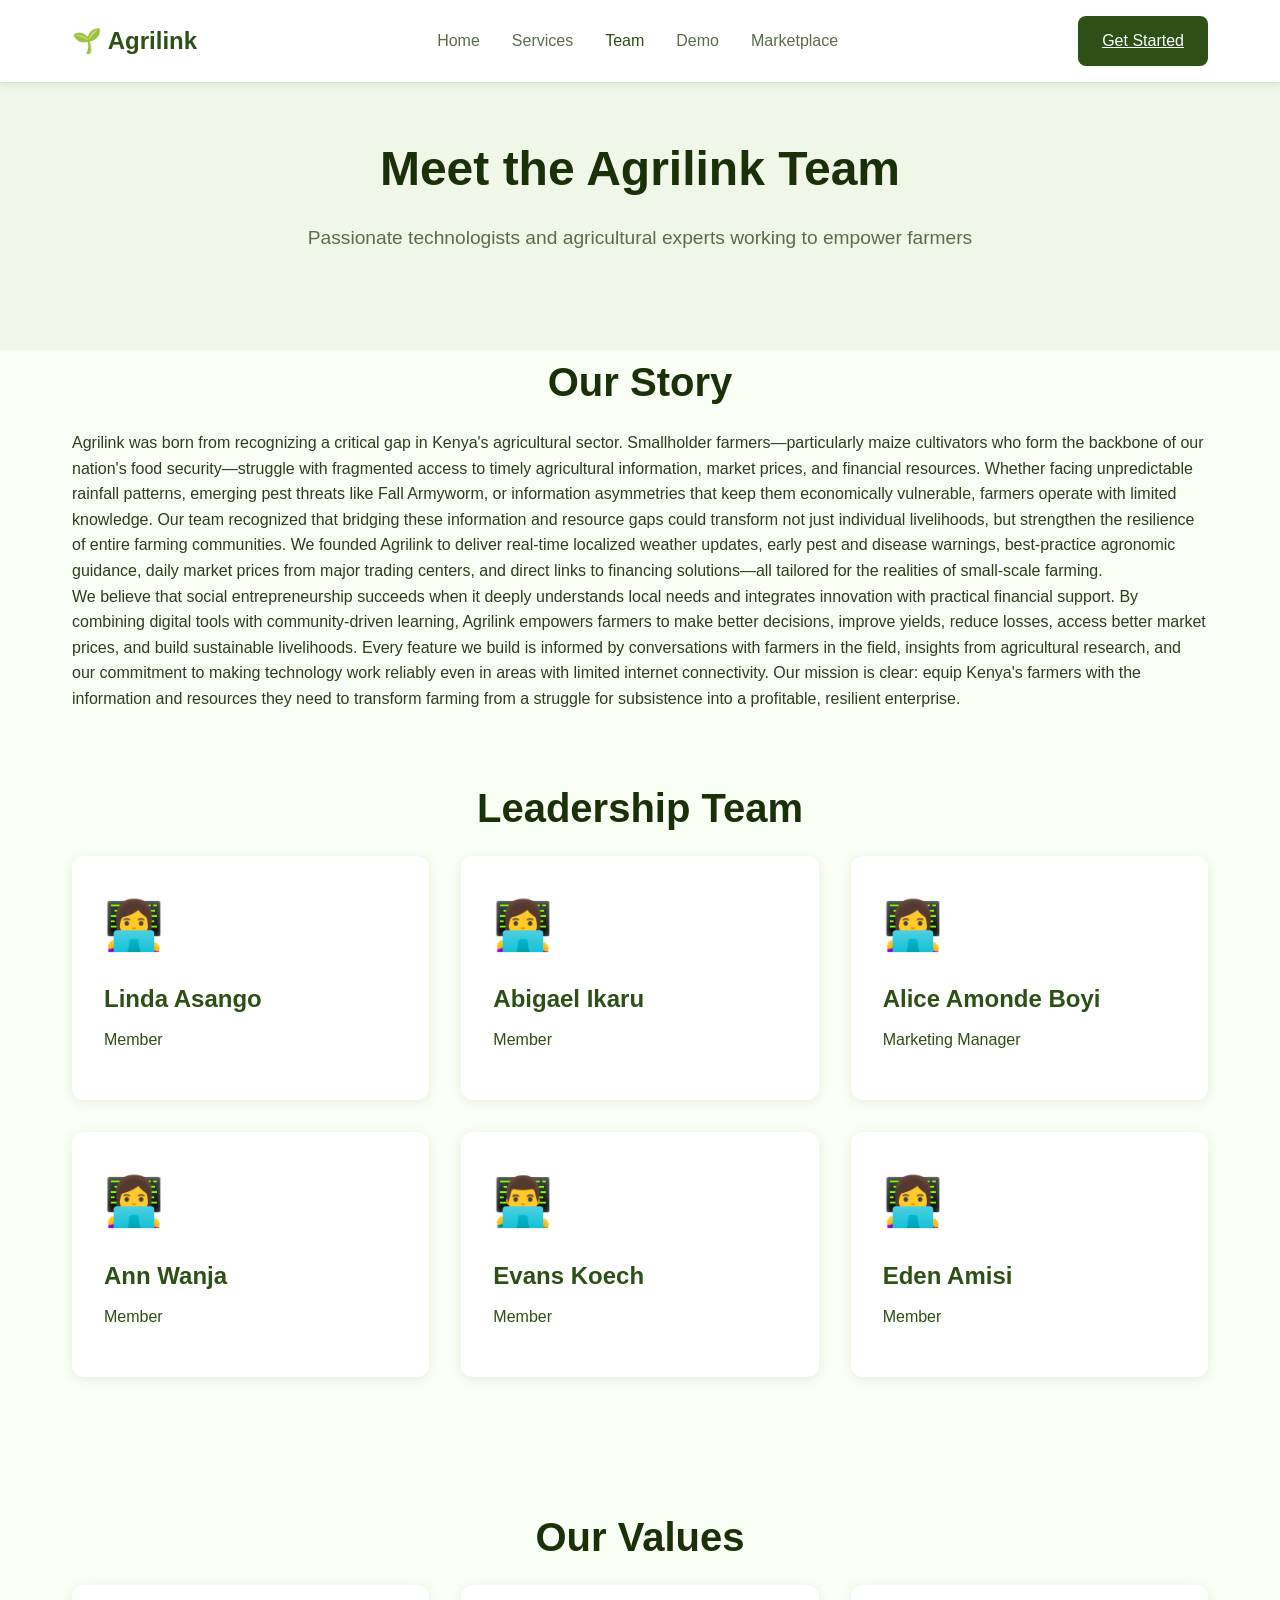
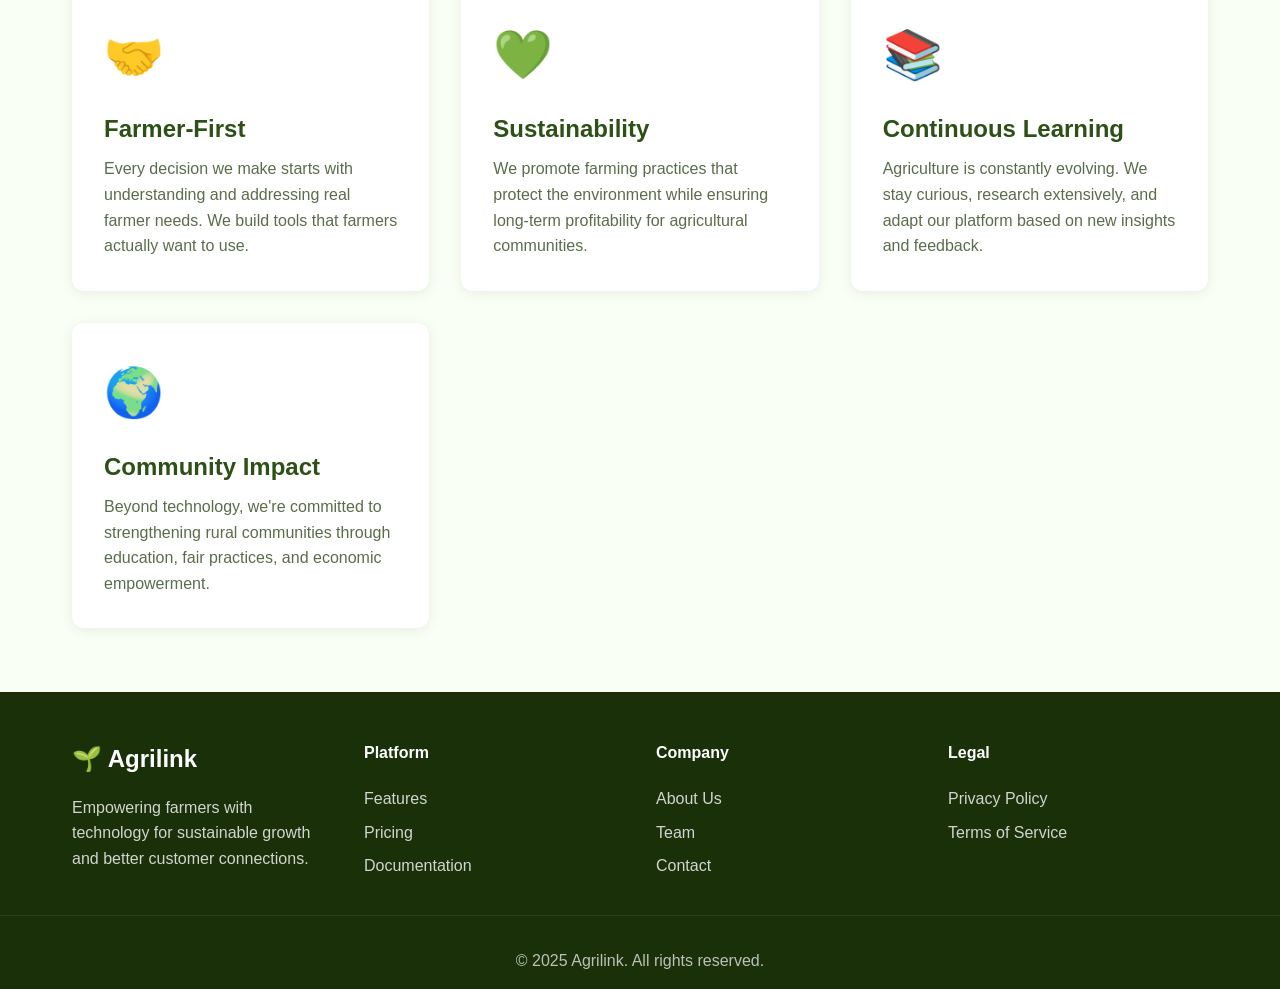
<file: team.html>
<!DOCTYPE html>
<html lang="en">
<head>
    <meta charset="UTF-8">
    <meta name="viewport" content="width=device-width, initial-scale=1.0">
    <title>Team - Agrilink</title>
    <link rel="stylesheet" href="styles.css">
</head>
<body>
    <nav class="navbar">
        <div class="nav-container">
            <div class="nav-logo">🌱 Agrilink</div>
            <ul class="nav-menu">
                <li><a href="index.html" class="nav-link">Home</a></li>
                <li><a href="services.html" class="nav-link">Services</a></li>
                <li><a href="team.html" class="nav-link active">Team</a></li>
                <li><a href="demo.html" class="nav-link">Demo</a></li>
                <li><a href="buynsell.html" class="nav-link">Marketplace</a></li>
            </ul>
            <a href="buynsell.html" class="btn-primary">Get Started</a>
        </div>
    </nav>

    <header class="page-header">
        <div class="section-container">
                <h1 class="page-title">Meet the Agrilink Team</h1>
            <p class="page-subtitle">Passionate technologists and agricultural experts working to empower farmers</p>
        </div>
    </header>

    <section class="team-intro">
        <div class="section-container">
            <div class="intro-content">
                <h2 class="section-title">Our Story</h2>
                <p class="intro-text">Agrilink was born from recognizing a critical gap in Kenya's agricultural sector. Smallholder farmers—particularly maize cultivators who form the backbone of our nation's food security—struggle with fragmented access to timely agricultural information, market prices, and financial resources. Whether facing unpredictable rainfall patterns, emerging pest threats like Fall Armyworm, or information asymmetries that keep them economically vulnerable, farmers operate with limited knowledge. Our team recognized that bridging these information and resource gaps could transform not just individual livelihoods, but strengthen the resilience of entire farming communities. We founded Agrilink to deliver real-time localized weather updates, early pest and disease warnings, best-practice agronomic guidance, daily market prices from major trading centers, and direct links to financing solutions—all tailored for the realities of small-scale farming.</p>
                <p class="intro-text">We believe that social entrepreneurship succeeds when it deeply understands local needs and integrates innovation with practical financial support. By combining digital tools with community-driven learning, Agrilink empowers farmers to make better decisions, improve yields, reduce losses, access better market prices, and build sustainable livelihoods. Every feature we build is informed by conversations with farmers in the field, insights from agricultural research, and our commitment to making technology work reliably even in areas with limited internet connectivity. Our mission is clear: equip Kenya's farmers with the information and resources they need to transform farming from a struggle for subsistence into a profitable, resilient enterprise.</p>
            </div>
        </div>
    </section>

    <section class="team-members">
        <div class="section-container">
            <h2 class="section-title">Leadership Team</h2>
            <div class="team-grid">
                <div class="team-card">
                    <div class="team-avatar">👩‍💻</div>
                    <h3 class="team-name">Linda Asango</h3>
                    <div class="team-role">Member</div>
                </div>
                <div class="team-card">
                    <div class="team-avatar">👩‍💻</div>
                    <h3 class="team-name">Abigael Ikaru</h3>
                    <div class="team-role">Member</div>
                </div>
                <div class="team-card">
                    <div class="team-avatar">👩‍💻</div>
                    <h3 class="team-name">Alice Amonde Boyi</h3>
                    <div class="team-role">Marketing Manager</div>
                </div>
                <div class="team-card">
                    <div class="team-avatar">👩‍💻</div>
                    <h3 class="team-name">Ann Wanja</h3>
                    <div class="team-role">Member</div>
                </div>
                <div class="team-card">
                    <div class="team-avatar">👨‍💻</div>
                    <h3 class="team-name">Evans Koech</h3>
                    <div class="team-role">Member</div>
                </div>
                <div class="team-card">
                    <div class="team-avatar">👩‍💻</div>
                    <h3 class="team-name">Eden Amisi</h3>
                    <div class="team-role">Member</div>
                </div>
            </div>
        </div>
    </section>

    <section class="team-values">
        <div class="section-container">
            <h2 class="section-title">Our Values</h2>
            <div class="values-grid">
                <div class="value-card">
                    <div class="value-icon">🤝</div>
                    <h3 class="value-title">Farmer-First</h3>
                    <p class="value-text">Every decision we make starts with understanding and addressing real farmer needs. We build tools that farmers actually want to use.</p>
                </div>
                <div class="value-card">
                    <div class="value-icon">💚</div>
                    <h3 class="value-title">Sustainability</h3>
                    <p class="value-text">We promote farming practices that protect the environment while ensuring long-term profitability for agricultural communities.</p>
                </div>
                <div class="value-card">
                    <div class="value-icon">📚</div>
                    <h3 class="value-title">Continuous Learning</h3>
                    <p class="value-text">Agriculture is constantly evolving. We stay curious, research extensively, and adapt our platform based on new insights and feedback.</p>
                </div>
                <div class="value-card">
                    <div class="value-icon">🌍</div>
                    <h3 class="value-title">Community Impact</h3>
                    <p class="value-text">Beyond technology, we're committed to strengthening rural communities through education, fair practices, and economic empowerment.</p>
                </div>
            </div>
        </div>
    </section>

    <footer class="footer">
        <div class="footer-container">
            <div class="footer-section">
                <div class="footer-logo">🌱 Agrilink</div>
                <p class="footer-text">Empowering farmers with technology for sustainable growth and better customer connections.</p>
            </div>
            <div class="footer-section">
                <h4 class="footer-heading">Platform</h4>
                <ul class="footer-links">
                    <li><a href="#" class="footer-link">Features</a></li>
                    <li><a href="#" class="footer-link">Pricing</a></li>
                    <li><a href="#" class="footer-link">Documentation</a></li>
                </ul>
            </div>
            <div class="footer-section">
                <h4 class="footer-heading">Company</h4>
                <ul class="footer-links">
                    <li><a href="#" class="footer-link">About Us</a></li>
                    <li><a href="team.html" class="footer-link">Team</a></li>
                    <li><a href="#" class="footer-link">Contact</a></li>
                </ul>
            </div>
            <div class="footer-section">
                <h4 class="footer-heading">Legal</h4>
                <ul class="footer-links">
                    <li><a href="#" class="footer-link">Privacy Policy</a></li>
                    <li><a href="#" class="footer-link">Terms of Service</a></li>
                </ul>
            </div>
        </div>
        <div class="footer-bottom">
            <p>&copy; 2025 Agrilink. All rights reserved.</p>
        </div>
    </footer>

    <script src="script.js"></script>
</body>
</html>
</file>
<file: styles.css>
* {
    margin: 0;
    padding: 0;
    box-sizing: border-box;
}

:root {
    --primary: #2d5016;
    --primary-light: #4a7c2a;
    --primary-dark: #1a3009;
    --bg: #fafff5;
    --bg-alt: #f0f7e8;
    --text: #2d3e1f;
    --text-light: #5a6d4a;
    --border: #d4e5c8;
    --white: #ffffff;
    --shadow: rgba(45, 80, 22, 0.1);
    --success: #4a7c2a;
    --warning: #8b6914;
    --danger: #7c2a2a;
}

body {
    font-family: 'Segoe UI', 'Helvetica Neue', Arial, sans-serif;
    line-height: 1.6;
    color: var(--text);
    background: var(--bg);
}

.navbar {
    background: var(--white);
    border-bottom: 1px solid var(--border);
    padding: 1rem 0;
    position: sticky;
    top: 0;
    z-index: 100;
    box-shadow: 0 2px 8px var(--shadow);
}

.nav-container {
    max-width: 1200px;
    margin: 0 auto;
    padding: 0 2rem;
    display: flex;
    justify-content: space-between;
    align-items: center;
}

.nav-logo {
    font-size: 1.5rem;
    font-weight: 600;
    color: var(--primary);
}

.nav-menu {
    display: flex;
    list-style: none;
    gap: 2rem;
}

.nav-link {
    color: var(--text-light);
    text-decoration: none;
    transition: color 0.3s;
}

.nav-link:hover, .nav-link.active {
    color: var(--primary);
}

.btn-primary, .btn-secondary {
    padding: 0.75rem 1.5rem;
    border: none;
    border-radius: 8px;
    font-size: 1rem;
    cursor: pointer;
    transition: all 0.3s;
}

.btn-primary {
    background: var(--primary);
    color: var(--white);
}

.btn-primary:hover {
    background: var(--primary-light);
    transform: translateY(-2px);
    box-shadow: 0 4px 12px var(--shadow);
}

.btn-secondary {
    background: var(--bg-alt);
    color: var(--primary);
    border: 1px solid var(--border);
}

.btn-secondary:hover {
    background: var(--white);
    border-color: var(--primary);
}

.btn-large {
    padding: 1rem 2rem;
    font-size: 1.1rem;
}

.btn-block {
    width: 100%;
}

.hero {
    padding: 4rem 0;
    background: linear-gradient(135deg, var(--bg) 0%, var(--bg-alt) 100%);
}

.hero-container, .section-container, .cta-container, .footer-container {
    max-width: 1200px;
    margin: 0 auto;
    padding: 0 2rem;
}

.hero-container {
    display: grid;
    grid-template-columns: 1fr 1fr;
    gap: 4rem;
    align-items: center;
}

.hero-title {
    font-size: 3rem;
    color: var(--primary-dark);
    margin-bottom: 1rem;
    line-height: 1.2;
}

.hero-subtitle {
    font-size: 1.2rem;
    color: var(--text-light);
    margin-bottom: 2rem;
}

.hero-actions {
    display: flex;
    gap: 1rem;
}

.hero-image {
    display: flex;
    justify-content: center;
    align-items: center;
}

.feature-icon-large {
    font-size: 12rem;
    opacity: 0.3;
}

.features, .stats, .cta, .service-detail, .team-members, .team-values, .pricing, .demo-tabs {
    padding: 4rem 0;
}

.service-alt {
    background: var(--bg-alt);
}

.section-title {
    font-size: 2.5rem;
    color: var(--primary-dark);
    text-align: center;
    margin-bottom: 1rem;
}

.section-subtitle, .page-subtitle {
    font-size: 1.2rem;
    color: var(--text-light);
    text-align: center;
    margin-bottom: 3rem;
}

.feature-grid, .stats-grid, .team-grid, .values-grid, .pricing-grid {
    display: grid;
    grid-template-columns: repeat(auto-fit, minmax(280px, 1fr));
    gap: 2rem;
}

.feature-card, .stat-card, .team-card, .value-card, .pricing-card {
    background: var(--white);
    padding: 2rem;
    border-radius: 12px;
    box-shadow: 0 2px 12px var(--shadow);
    transition: transform 0.3s;
}

.feature-card:hover, .team-card:hover, .value-card:hover {
    transform: translateY(-5px);
    box-shadow: 0 4px 20px var(--shadow);
}

.feature-icon, .service-icon-header, .value-icon, .team-avatar {
    font-size: 3rem;
    margin-bottom: 1rem;
}

.feature-title, .service-heading, .value-title, .team-name {
    font-size: 1.5rem;
    color: var(--primary);
    margin-bottom: 0.5rem;
}

.feature-text, .service-description, .value-text, .team-bio {
    color: var(--text-light);
}

.stats {
    background: var(--primary);
    color: var(--white);
}

.stat-number {
    font-size: 3rem;
    font-weight: 700;
    margin-bottom: 0.5rem;
}

.stat-label {
    font-size: 1.1rem;
    opacity: 0.9;
}

.cta {
    background: linear-gradient(135deg, var(--primary-dark) 0%, var(--primary) 100%);
    color: var(--white);
    text-align: center;
}

.cta-title {
    font-size: 2.5rem;
    margin-bottom: 1rem;
}

.cta-text {
    font-size: 1.2rem;
    margin-bottom: 2rem;
    opacity: 0.9;
}

.page-header {
    background: var(--bg-alt);
    padding: 3rem 0;
    text-align: center;
}

.page-title {
    font-size: 3rem;
    color: var(--primary-dark);
    margin-bottom: 1rem;
}

.service-row {
    display: grid;
    grid-template-columns: 1fr 1fr;
    gap: 4rem;
    align-items: center;
}

.service-reverse {
    direction: rtl;
}

.service-reverse > * {
    direction: ltr;
}

.service-list {
    list-style: none;
    margin-top: 1.5rem;
}

.service-list-item {
    padding: 0.5rem 0 0.5rem 1.5rem;
    position: relative;
    color: var(--text-light);
}

.service-list-item::before {
    content: "🌿";
    position: absolute;
    left: 0;
}

.visual-placeholder {
    font-size: 8rem;
    text-align: center;
    opacity: 0.2;
}

.team-role {
    color: var(--primary);
    font-weight: 500;
    margin-bottom: 1rem;
}

.pricing-card {
    position: relative;
}

.pricing-featured {
    border: 2px solid var(--primary);
    transform: scale(1.05);
}

.pricing-badge {
    position: absolute;
    top: -15px;
    left: 50%;
    transform: translateX(-50%);
    background: var(--primary);
    color: var(--white);
    padding: 0.5rem 1rem;
    border-radius: 20px;
    font-size: 0.9rem;
}

.pricing-tier {
    font-size: 1.5rem;
    color: var(--primary);
    margin-bottom: 1rem;
}

.pricing-amount {
    font-size: 3rem;
    font-weight: 700;
    color: var(--primary-dark);
    margin-bottom: 1.5rem;
}

.pricing-period {
    font-size: 1rem;
    color: var(--text-light);
}

.pricing-features {
    list-style: none;
    margin-bottom: 2rem;
}

.pricing-feature {
    padding: 0.75rem 0;
    border-bottom: 1px solid var(--border);
}

.tabs-header {
    display: flex;
    gap: 1rem;
    margin-bottom: 2rem;
    border-bottom: 2px solid var(--border);
}

.tab-button {
    padding: 1rem 2rem;
    background: none;
    border: none;
    color: var(--text-light);
    cursor: pointer;
    transition: all 0.3s;
    border-bottom: 3px solid transparent;
}

.tab-button:hover, .tab-button.active {
    color: var(--primary);
    border-bottom-color: var(--primary);
}

.tab-content {
    display: none;
}

.tab-content.active {
    display: block;
    animation: fadeIn 0.3s;
}

@keyframes fadeIn {
    from { opacity: 0; }
    to { opacity: 1; }
}

.demo-container {
    display: grid;
    grid-template-columns: 1fr 1fr;
    gap: 2rem;
}

.demo-full {
    grid-column: 1 / -1;
}

.demo-panel, .demo-preview {
    background: var(--white);
    padding: 2rem;
    border-radius: 12px;
    box-shadow: 0 2px 12px var(--shadow);
}

.demo-title {
    font-size: 1.5rem;
    color: var(--primary);
    margin-bottom: 1.5rem;
}

.form-group {
    margin-bottom: 1.5rem;
}

.form-label {
    display: block;
    margin-bottom: 0.5rem;
    color: var(--text);
    font-weight: 500;
}

.form-input, .form-select, .form-textarea {
    width: 100%;
    padding: 0.75rem;
    border: 1px solid var(--border);
    border-radius: 8px;
    font-size: 1rem;
    transition: border-color 0.3s;
}

.form-input:focus, .form-select:focus, .form-textarea:focus {
    outline: none;
    border-color: var(--primary);
}

.form-row {
    display: grid;
    grid-template-columns: 1fr 1fr;
    gap: 1rem;
}

.char-counter {
    text-align: right;
    color: var(--text-light);
    font-size: 0.9rem;
    margin-top: 0.25rem;
}

.phone-mockup {
    max-width: 300px;
    margin: 0 auto;
}

.phone-screen {
    background: var(--bg);
    border: 3px solid var(--text);
    border-radius: 20px;
    padding: 2rem 1rem;
    min-height: 400px;
}

.sms-bubble {
    background: var(--primary-light);
    color: var(--white);
    padding: 1rem;
    border-radius: 12px;
    margin-bottom: 0.5rem;
}

.sms-time {
    font-size: 0.8rem;
    opacity: 0.8;
    text-align: right;
}

.stats-row {
    display: grid;
    grid-template-columns: repeat(auto-fit, minmax(250px, 1fr));
    gap: 1.5rem;
    margin-bottom: 2rem;
}

.stat-card {
    display: flex;
    gap: 1rem;
}

.stat-icon {
    font-size: 2.5rem;
}

.stat-value {
    font-size: 2rem;
    font-weight: 700;
    color: var(--primary);
}

.stat-change {
    font-size: 0.9rem;
}

.stat-change.positive {
    color: var(--success);
}

.stat-change.negative {
    color: var(--danger);
}

.chart-container, .table-container {
    background: var(--white);
    padding: 2rem;
    border-radius: 12px;
    margin-bottom: 2rem;
}

.chart-title {
    font-size: 1.2rem;
    color: var(--primary);
    margin-bottom: 1rem;
}

.line-chart {
    width: 100%;
    height: auto;
}

.chart-label {
    fill: var(--text-light);
    font-size: 12px;
}

.data-table {
    width: 100%;
    border-collapse: collapse;
}

.data-table th, .data-table td {
    padding: 1rem;
    text-align: left;
    border-bottom: 1px solid var(--border);
}

.data-table th {
    background: var(--bg-alt);
    color: var(--primary);
    font-weight: 600;
}

.weather-grid {
    display: grid;
    grid-template-columns: repeat(auto-fit, minmax(150px, 1fr));
    gap: 1rem;
    margin-bottom: 2rem;
}

.weather-card {
    background: var(--white);
    padding: 1.5rem;
    border-radius: 12px;
    text-align: center;
    box-shadow: 0 2px 8px var(--shadow);
}

.weather-today {
    border: 2px solid var(--primary);
}

.weather-icon {
    font-size: 3rem;
    margin: 1rem 0;
}

.weather-temp {
    font-size: 2rem;
    font-weight: 700;
    color: var(--primary);
}

.weather-day, .weather-desc {
    color: var(--text-light);
}

.weather-details {
    display: flex;
    justify-content: center;
    gap: 1rem;
    margin-top: 0.5rem;
    font-size: 0.9rem;
}

.location-info {
    margin-bottom: 2rem;
    color: var(--text-light);
}

.alert-card {
    background: var(--bg-alt);
    padding: 1rem;
    border-radius: 8px;
    display: flex;
    gap: 1rem;
    margin-bottom: 1rem;
}

.alert-icon {
    font-size: 1.5rem;
}

.priority-card {
    background: var(--white);
    padding: 2rem;
    border-radius: 12px;
    margin-bottom: 2rem;
    border-left: 4px solid var(--border);
}

.priority-high {
    border-left-color: var(--danger);
}

.priority-medium {
    border-left-color: var(--warning);
}

.priority-low {
    border-left-color: var(--success);
}

.priority-header {
    display: flex;
    justify-content: space-between;
    margin-bottom: 1rem;
}

.priority-badge {
    background: var(--danger);
    color: var(--white);
    padding: 0.25rem 0.75rem;
    border-radius: 12px;
    font-size: 0.9rem;
}

.priority-medium-badge {
    background: var(--warning);
}

.priority-low-badge {
    background: var(--success);
}

.priority-date {
    color: var(--text-light);
    font-size: 0.9rem;
}

.priority-info {
    background: var(--bg);
    padding: 1rem;
    border-radius: 8px;
    margin: 1rem 0;
}

.info-item {
    padding: 0.5rem 0;
}

.footer {
    background: var(--primary-dark);
    color: var(--white);
    padding: 3rem 0 1rem;
}

.footer-container {
    display: grid;
    grid-template-columns: repeat(auto-fit, minmax(250px, 1fr));
    gap: 2rem;
    margin-bottom: 2rem;
}

.footer-logo {
    font-size: 1.5rem;
    font-weight: 600;
    margin-bottom: 1rem;
}

.footer-heading {
    margin-bottom: 1rem;
}

.footer-links {
    list-style: none;
}

.footer-link {
    color: rgba(255, 255, 255, 0.8);
    text-decoration: none;
    display: block;
    padding: 0.25rem 0;
    transition: color 0.3s;
}

.footer-link:hover {
    color: var(--white);
}

.footer-text {
    opacity: 0.8;
    line-height: 1.6;
}

.footer-bottom {
    text-align: center;
    padding-top: 2rem;
    border-top: 1px solid rgba(255, 255, 255, 0.1);
    opacity: 0.7;
}

.role-selector {
    padding: 3rem 0;
    background: var(--bg-alt);
}

.role-grid {
    display: grid;
    grid-template-columns: repeat(auto-fit, minmax(250px, 1fr));
    gap: 2rem;
}

.role-card {
    background: var(--white);
    padding: 2.5rem 2rem;
    border-radius: 12px;
    border: 2px solid var(--border);
    cursor: pointer;
    transition: all 0.3s;
    text-align: center;
}

.role-card:hover {
    border-color: var(--primary);
    transform: translateY(-5px);
    box-shadow: 0 8px 20px var(--shadow);
}

.role-card.active {
    border-color: var(--primary);
    background: linear-gradient(135deg, var(--bg-alt) 0%, var(--white) 100%);
    box-shadow: 0 8px 24px var(--shadow);
}

.role-icon {
    font-size: 4rem;
    margin-bottom: 1rem;
}

.role-title {
    font-size: 1.5rem;
    color: var(--primary);
    margin-bottom: 0.75rem;
}

.role-description {
    color: var(--text-light);
}

.user-profile-section {
    padding: 4rem 0;
}

.profile-container {
    display: grid;
    grid-template-columns: 1fr 1fr;
    gap: 3rem;
}

.profile-form {
    background: var(--white);
    padding: 2.5rem;
    border-radius: 12px;
    box-shadow: 0 2px 12px var(--shadow);
}

.profile-info {
    background: var(--bg-alt);
    padding: 2.5rem;
    border-radius: 12px;
}

.info-title {
    font-size: 1.5rem;
    color: var(--primary);
    margin-bottom: 1.5rem;
}

.info-empty {
    color: var(--text-light);
    padding: 2rem;
    text-align: center;
}

.marketplace-form {
    display: flex;
    flex-direction: column;
    gap: 1.5rem;
}

.role-display {
    display: flex;
    align-items: center;
}

.selected-role {
    padding: 0.75rem 1rem;
    background: var(--bg-alt);
    border-radius: 8px;
    color: var(--text-light);
    width: 100%;
}

.form-checkbox {
    display: flex;
    align-items: center;
    gap: 0.75rem;
    cursor: pointer;
    color: var(--text);
}

.form-checkbox input {
    cursor: pointer;
    width: 18px;
    height: 18px;
}

.profile-card-display {
    background: var(--white);
    padding: 2rem;
    border-radius: 12px;
    display: flex;
    flex-direction: column;
    gap: 1rem;
}

.profile-field {
    display: flex;
    justify-content: space-between;
    align-items: center;
    padding: 1rem;
    border-bottom: 1px solid var(--border);
}

.profile-field:last-of-type {
    border-bottom: none;
}

.profile-label {
    font-weight: 600;
    color: var(--primary);
}

.profile-value {
    color: var(--text-light);
    text-align: right;
}

.profile-role {
    background: var(--primary);
    color: var(--white);
    padding: 0.25rem 0.75rem;
    border-radius: 20px;
    font-size: 0.9rem;
}

.profile-actions {
    display: flex;
    gap: 1rem;
    margin-top: 1rem;
}

.profile-actions .btn-secondary {
    flex: 1;
}

.subscription-section {
    padding: 4rem 0;
    background: var(--bg-alt);
}

.subscription-grid {
    display: grid;
    grid-template-columns: repeat(auto-fit, minmax(300px, 1fr));
    gap: 2rem;
    margin-bottom: 2rem;
}

.subscription-card {
    background: var(--white);
    padding: 2rem;
    border-radius: 12px;
    border: 2px solid var(--border);
    transition: all 0.3s;
    position: relative;
    display: flex;
    flex-direction: column;
}

.subscription-card:hover {
    transform: translateY(-5px);
    box-shadow: 0 8px 24px var(--shadow);
}

.subscription-featured {
    border: 2px solid var(--primary);
    transform: scale(1.02);
}

.subscription-featured:hover {
    transform: scale(1.02) translateY(-5px);
}

.subscription-badge {
    position: absolute;
    top: -15px;
    left: 50%;
    transform: translateX(-50%);
    background: var(--primary);
    color: var(--white);
    padding: 0.5rem 1rem;
    border-radius: 20px;
    font-size: 0.9rem;
    font-weight: 600;
}

.subscription-tier {
    font-size: 1.5rem;
    color: var(--primary);
    margin-bottom: 1rem;
    margin-top: 0.5rem;
}

.subscription-price {
    display: flex;
    align-items: baseline;
    gap: 0.5rem;
    margin-bottom: 1.5rem;
}

.price-amount {
    font-size: 2.5rem;
    font-weight: 700;
    color: var(--primary-dark);
}

.price-period {
    color: var(--text-light);
    font-size: 1rem;
}

.subscription-features {
    list-style: none;
    flex-grow: 1;
    margin-bottom: 1.5rem;
}

.subscription-feature {
    padding: 0.75rem 0;
    color: var(--text-light);
    border-bottom: 1px solid var(--border);
}

.subscription-feature:last-child {
    border-bottom: none;
}

.subscription-result {
    padding: 1rem;
    border-radius: 8px;
    text-align: center;
    transition: opacity 0.3s;
}

.profile-form {
    background: var(--white);
    padding: 2.5rem;
    border-radius: 12px;
    box-shadow: 0 2px 12px var(--shadow);
}

@media (max-width: 768px) {
    .subscription-featured {
        transform: scale(1);
    }

    .subscription-featured:hover {
        transform: translateY(-5px);
    }
}

.form-result {
    transition: opacity 0.3s;
}

@media (max-width: 768px) {
    .hero-container, .service-row, .demo-container, .profile-container {
        grid-template-columns: 1fr;
    }
    
    .hero-title {
        font-size: 2rem;
    }
    
    .nav-menu {
        gap: 1rem;
        font-size: 0.9rem;
    }
    
    .hero-actions {
        flex-direction: column;
    }

    .profile-field {
        flex-direction: column;
        align-items: flex-start;
        gap: 0.5rem;
    }

    .profile-value {
        text-align: left;
    }

    .profile-actions {
        flex-direction: column;
    }
}
</file>
